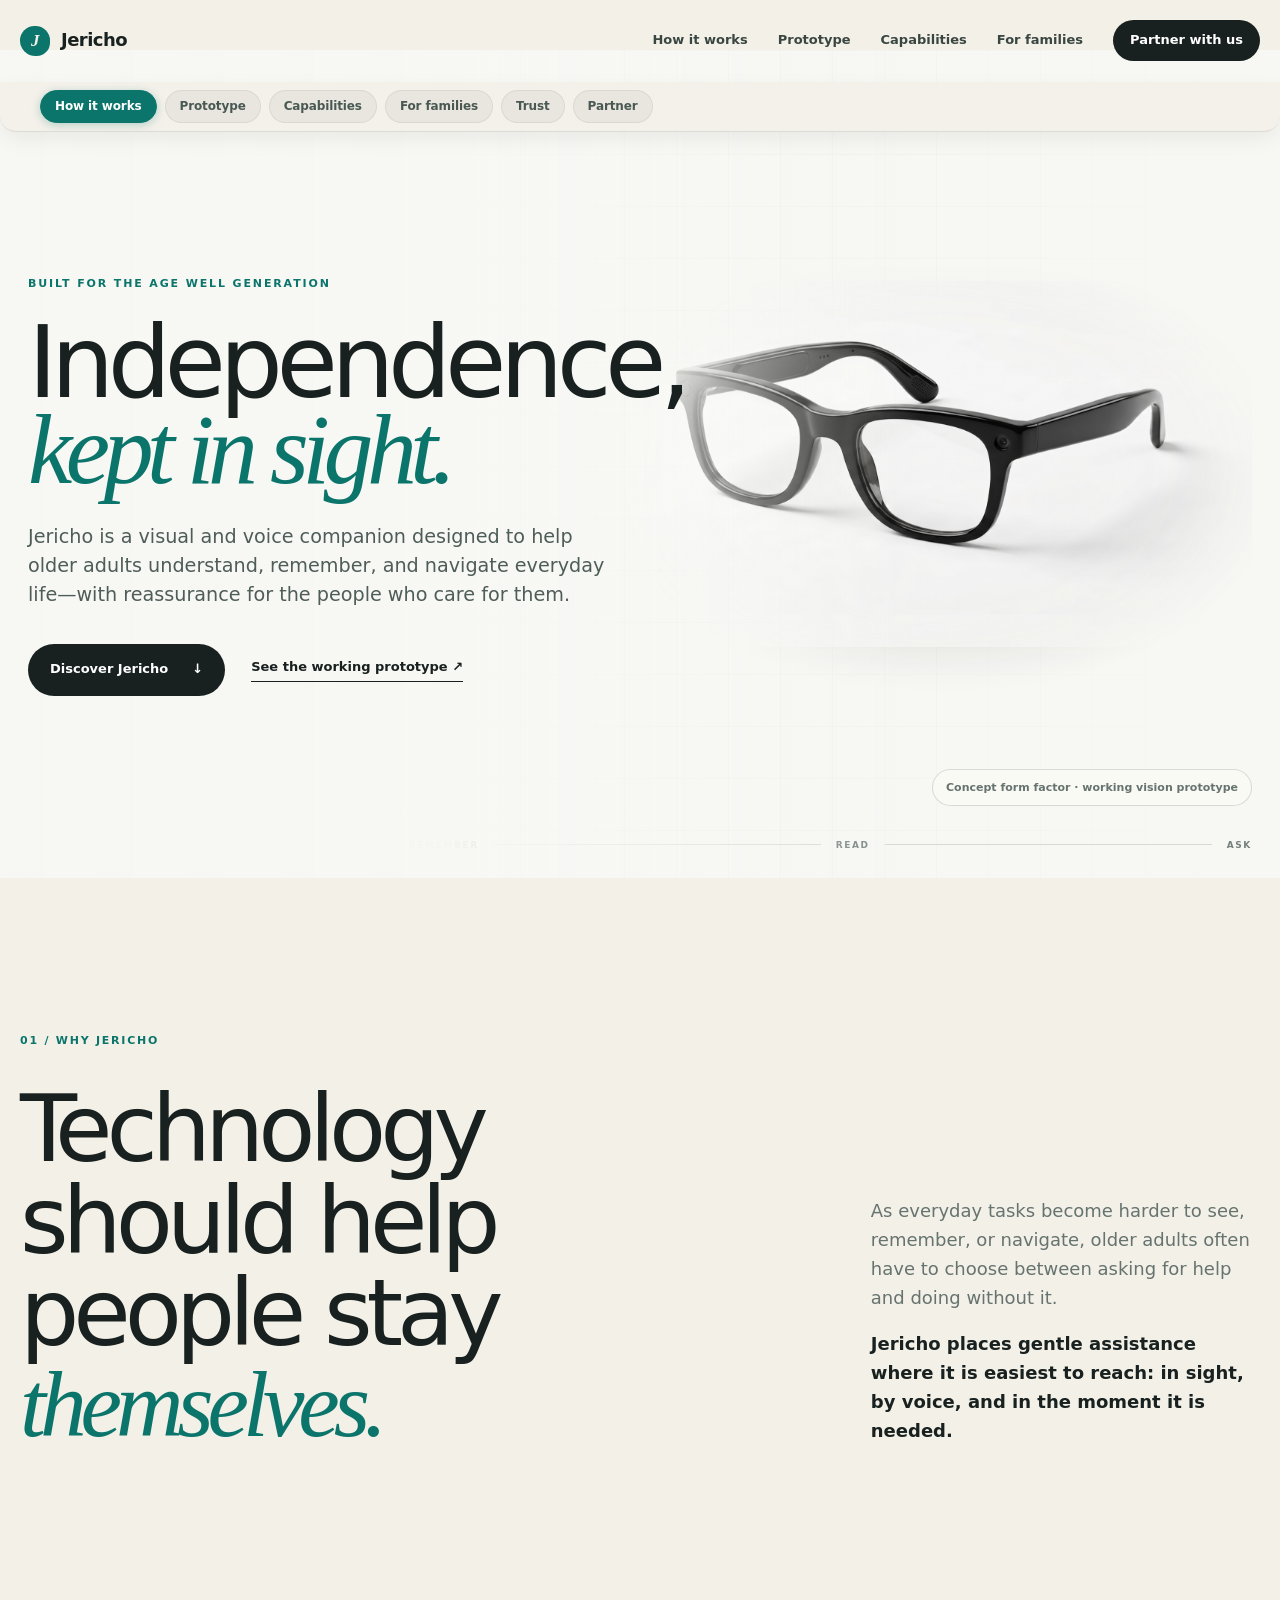
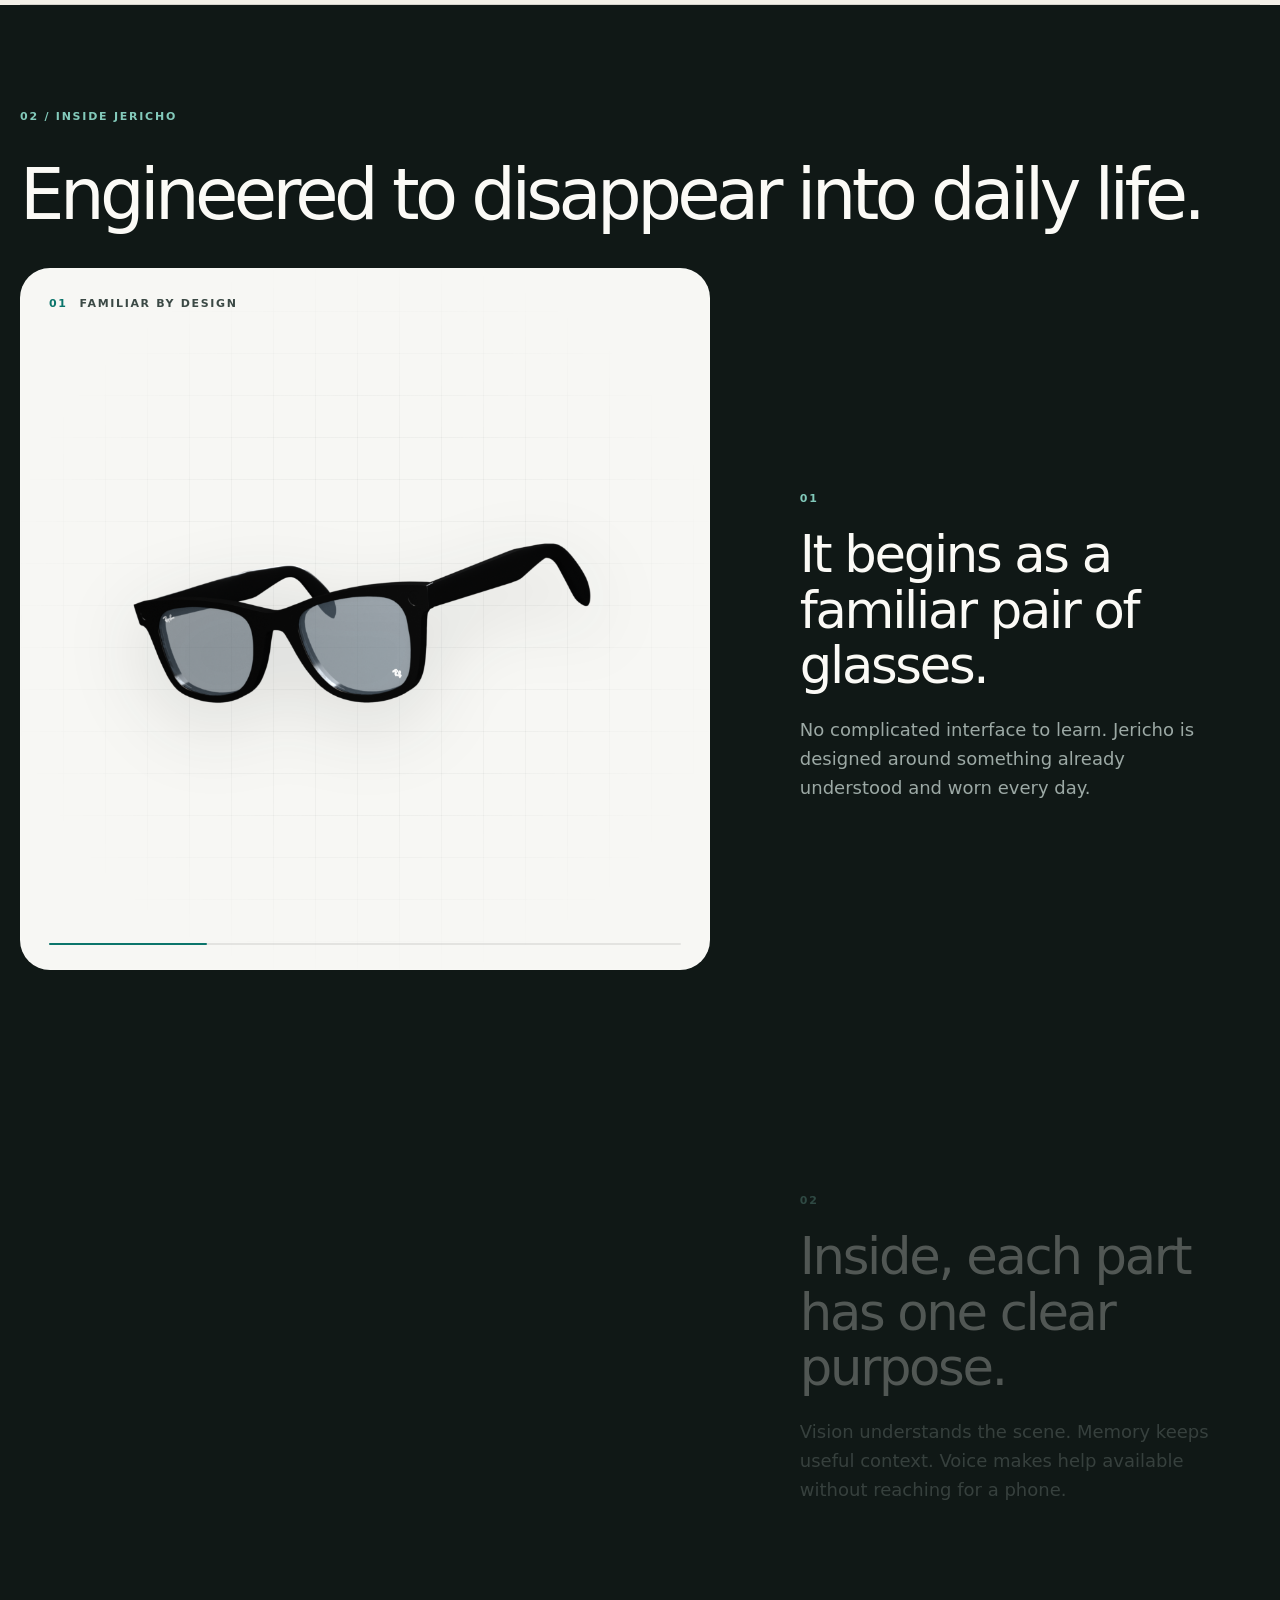
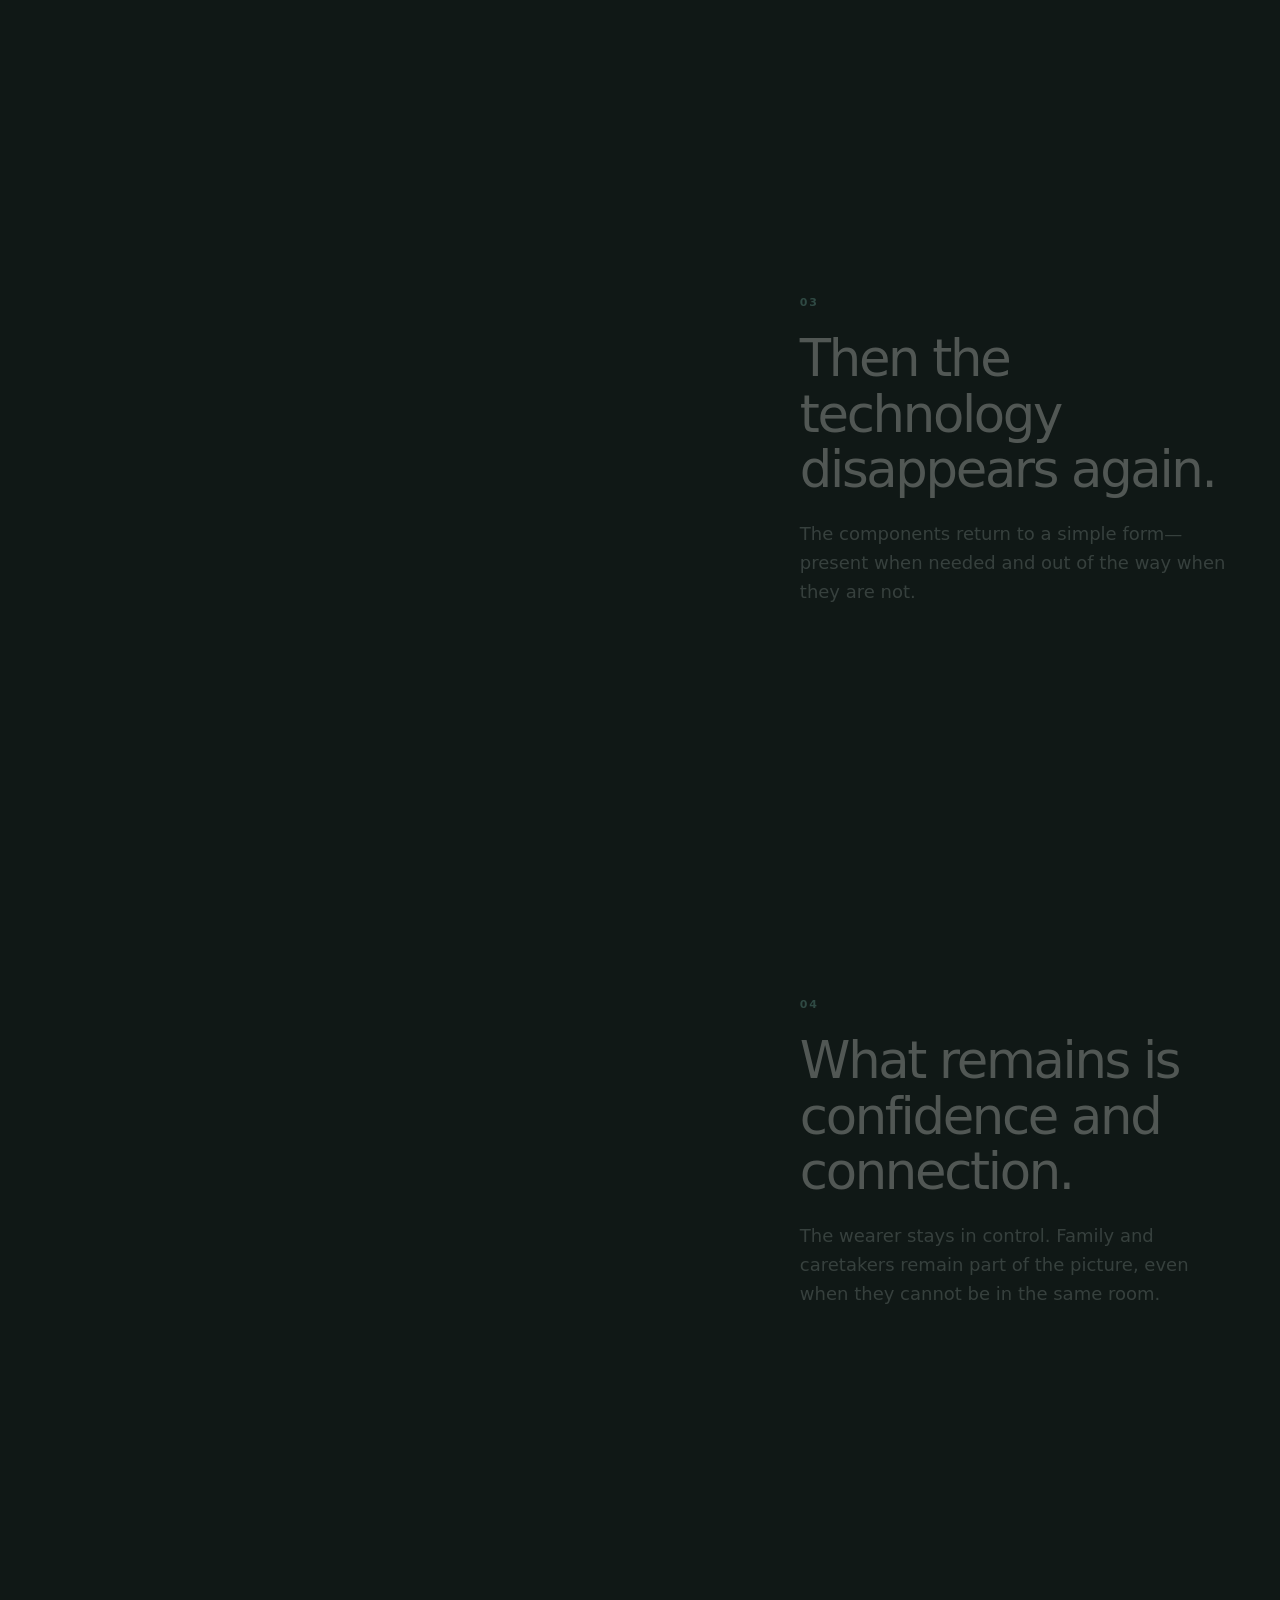
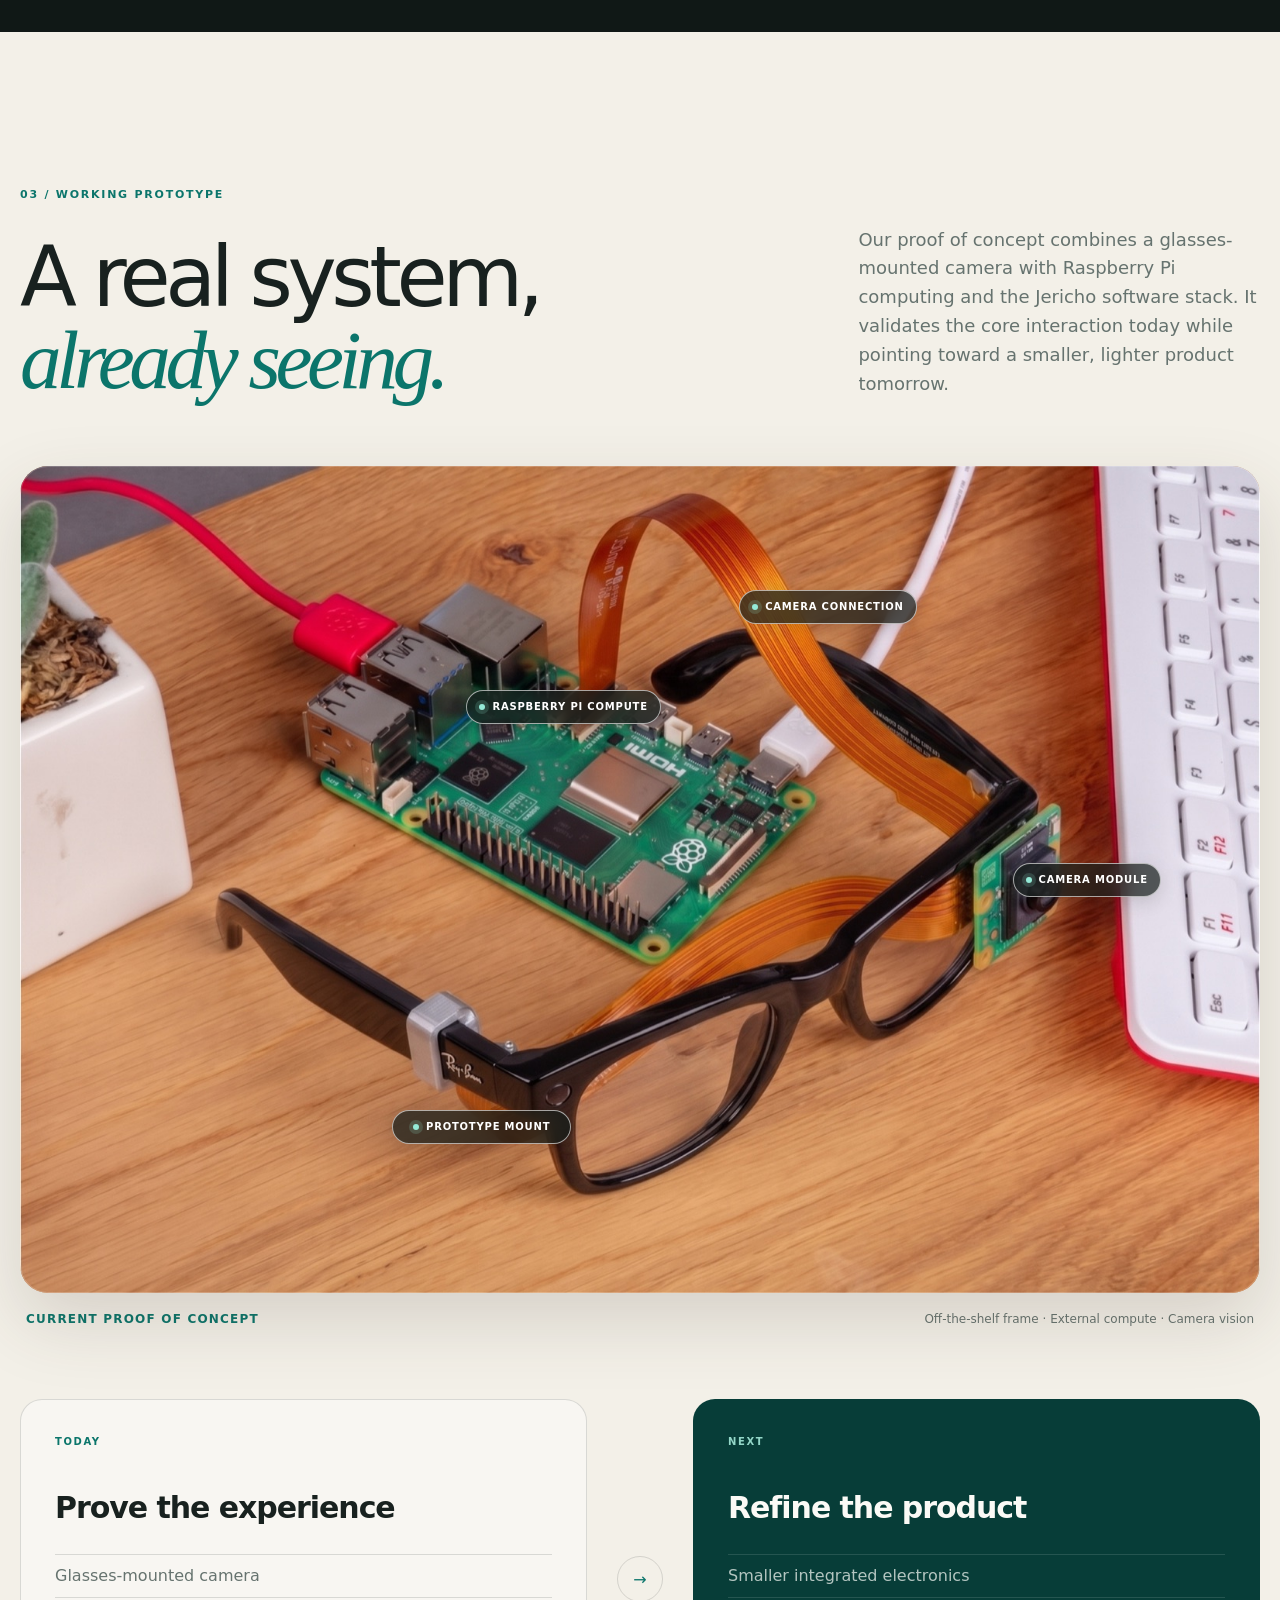
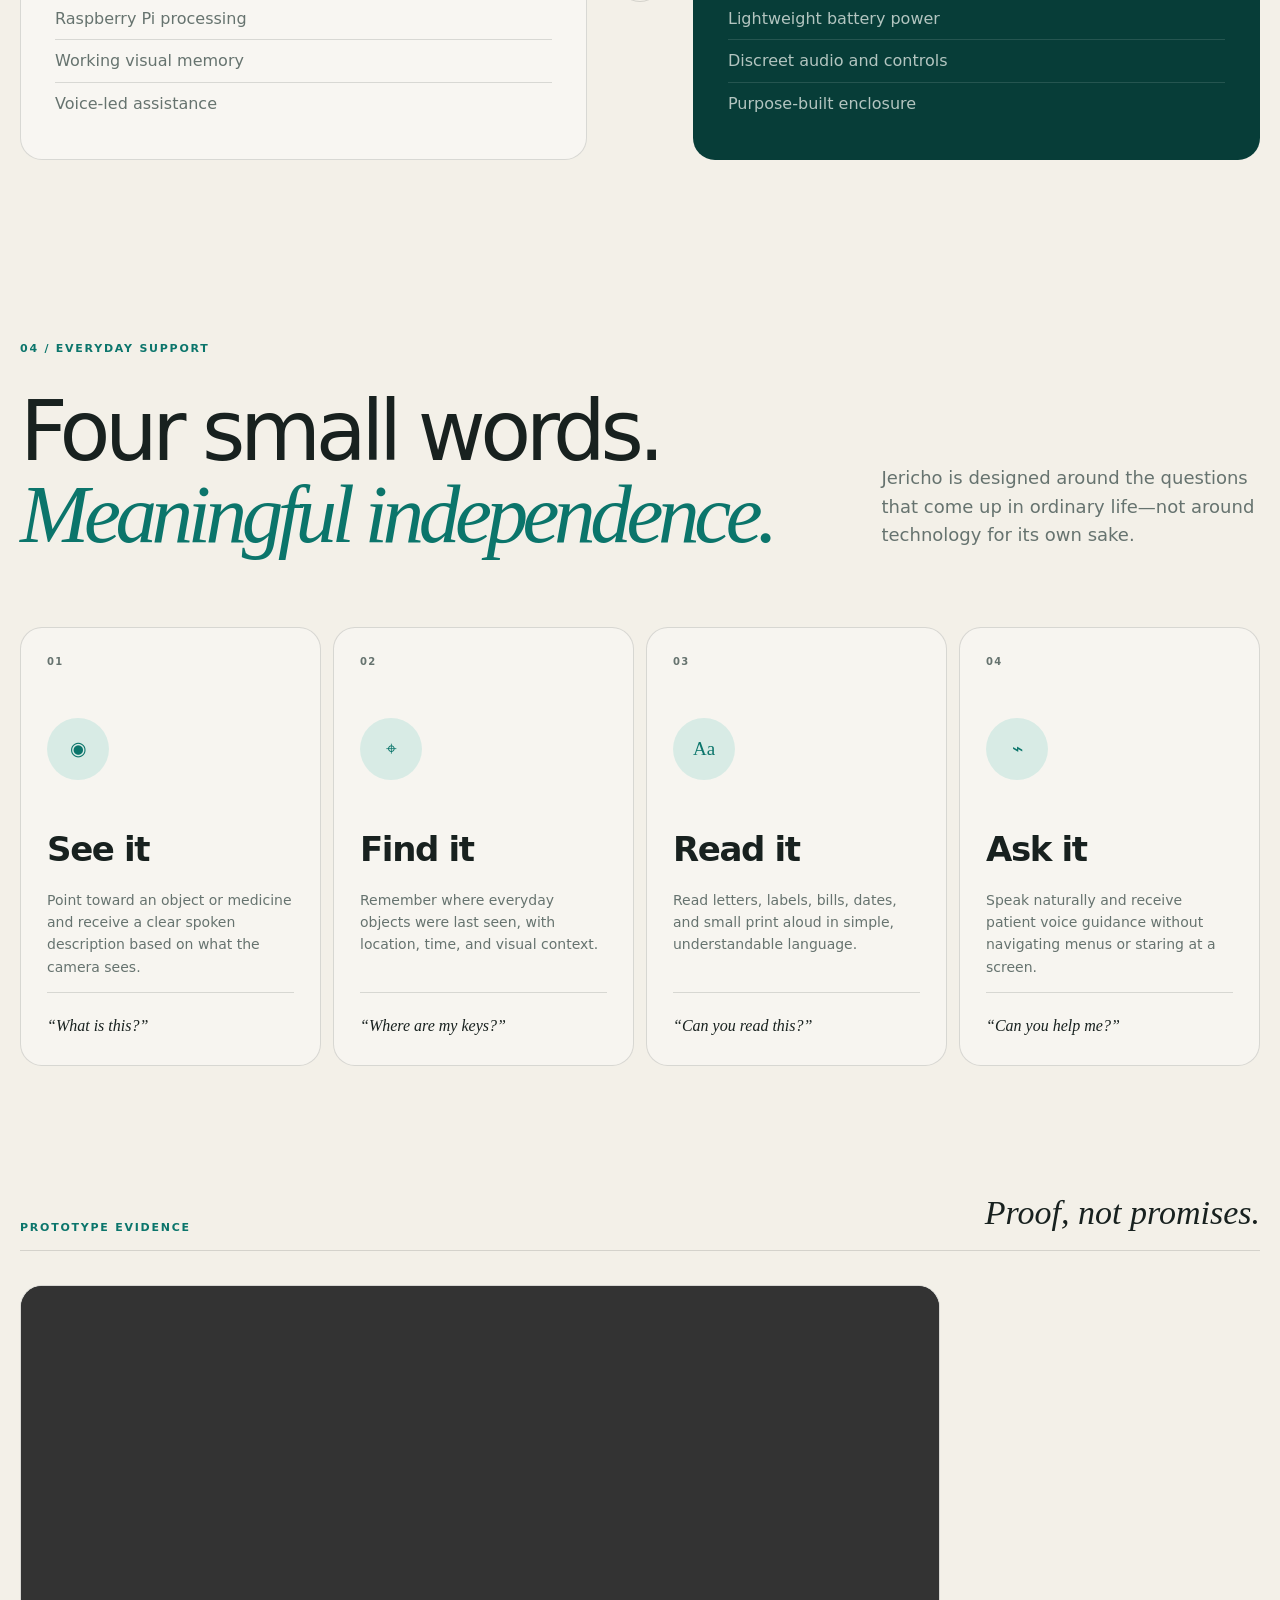
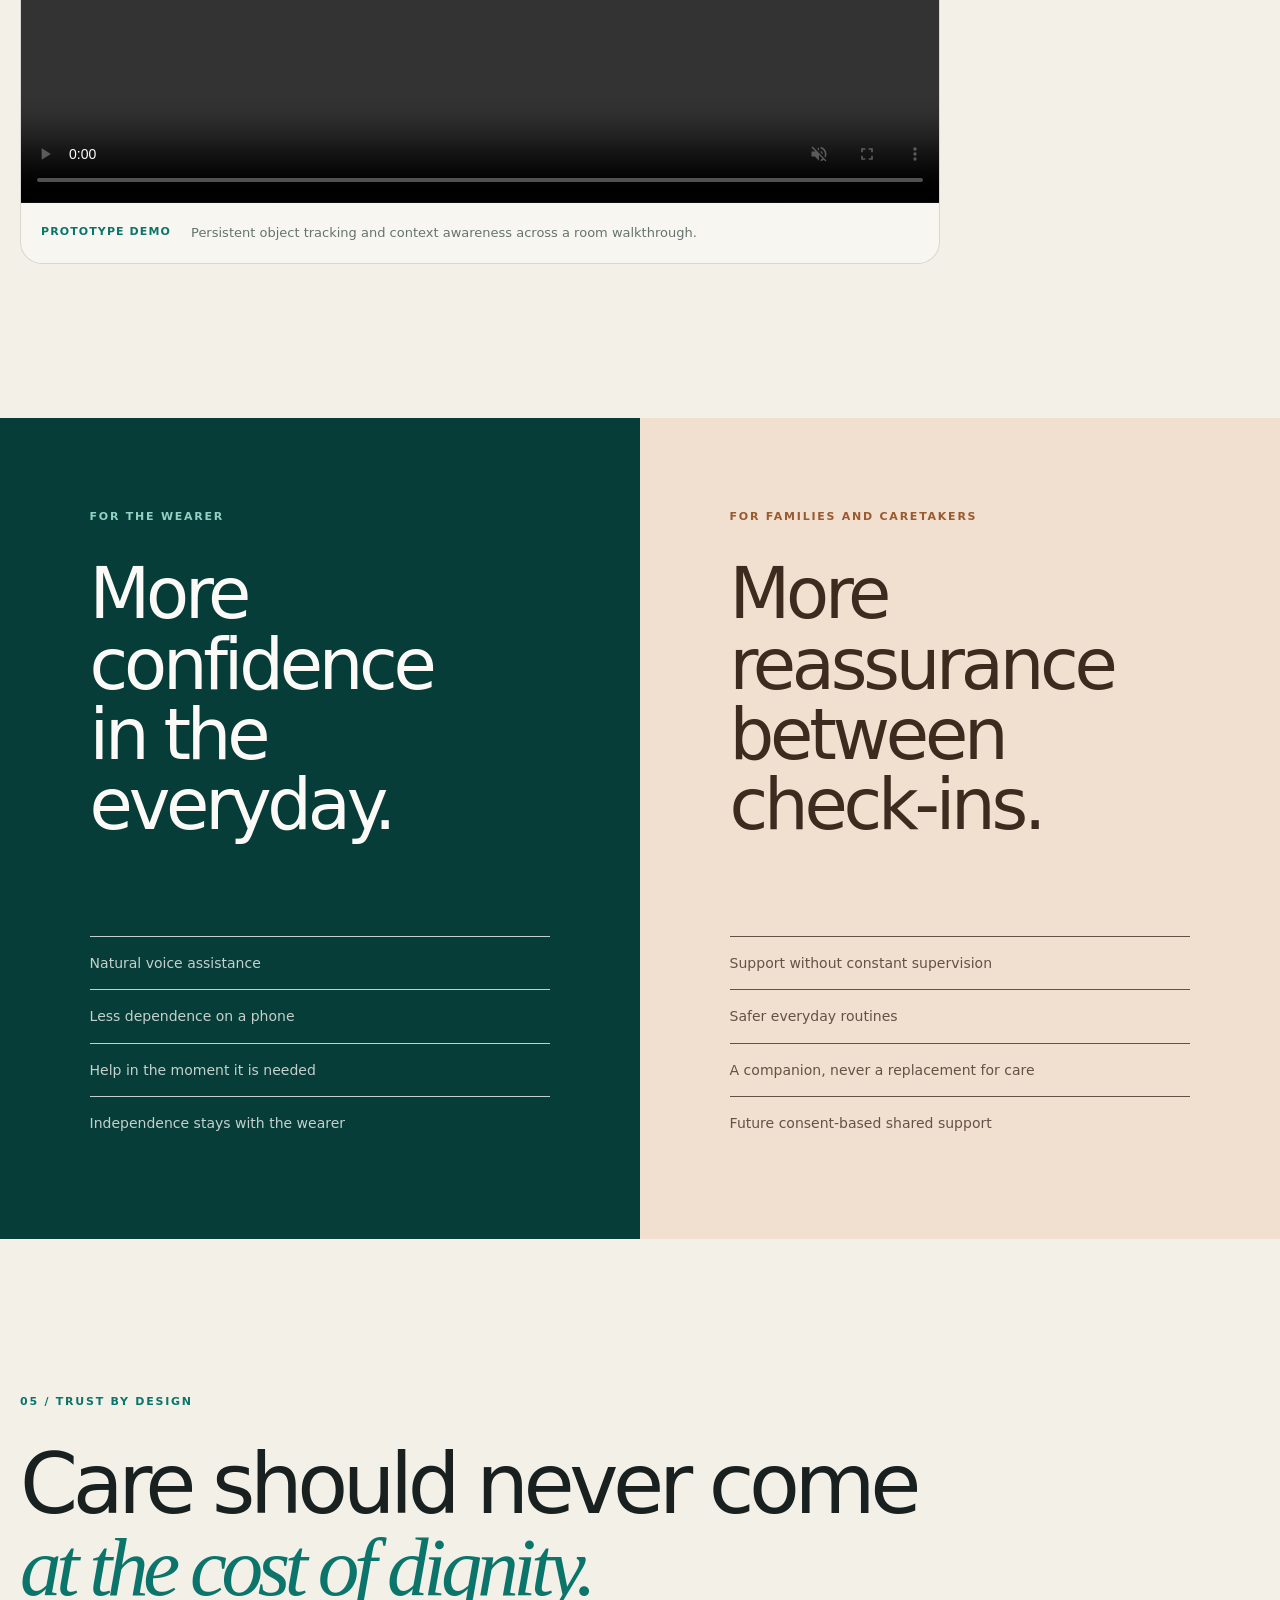
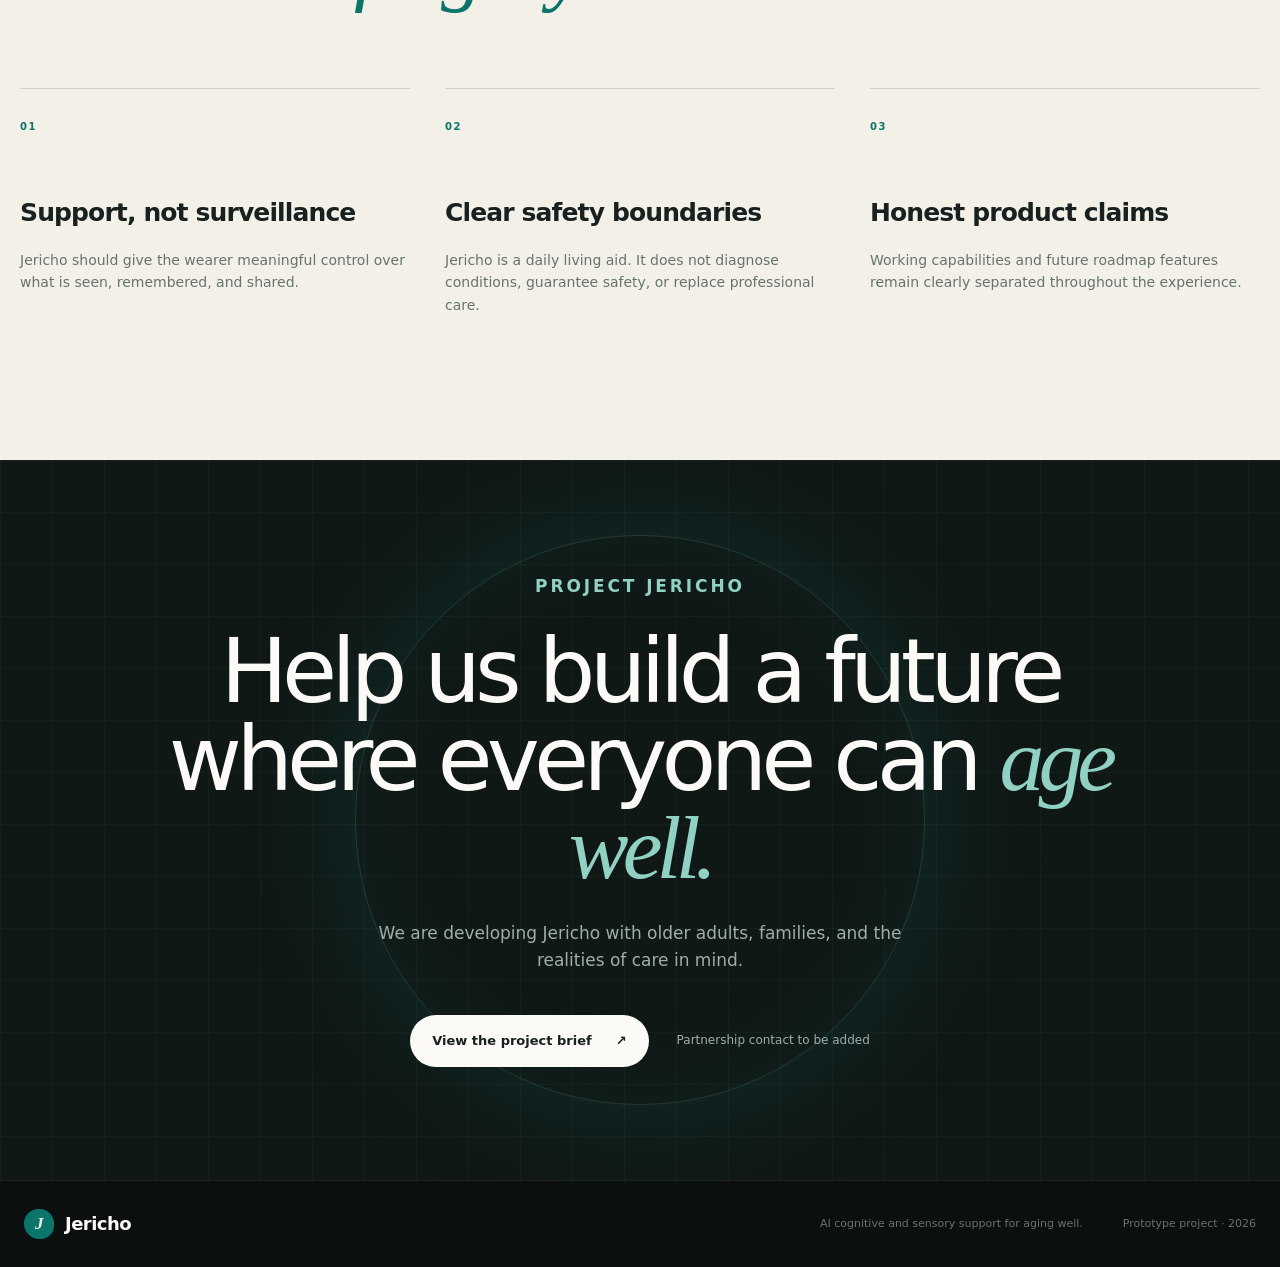
<file: index.html>
<!doctype html>
<html lang="en">
<head>
  <meta charset="utf-8">
  <meta name="viewport" content="width=device-width, initial-scale=1">
  <meta name="description" content="Project Jericho is an AI cognitive and sensory companion designed to help older adults stay independent and connected.">
  <meta name="theme-color" content="#f3f0e8">
  <title>Project Jericho — Age well, with confidence</title>
  <link rel="stylesheet" href="website/styles.css?v=39">
  <script src="website/site.js?v=38" defer></script>
</head>
<body>
  <a class="skip-link" href="#main-content">Skip to content</a>
  <div class="scroll-progress" aria-hidden="true"><span></span></div>

  <header class="site-header" data-header>
    <a class="wordmark" href="#top" aria-label="Project Jericho home">
      <span class="wordmark-mark" aria-hidden="true">J</span>
      <span>Jericho</span>
    </a>
    <nav id="primary-nav" class="primary-nav" aria-label="Primary navigation" data-nav>
      <a href="#story">How it works</a>
      <a href="#prototype">Prototype</a>
      <a href="#capabilities">Capabilities</a>
      <a href="#care">For families</a>
      <a class="nav-cta" href="#contact">Partner with us</a>
    </nav>
  </header>

  <nav class="quick-nav-bar" data-quick-nav aria-label="Quick section navigation">
    <div class="quick-nav-track">
      <a href="#story" class="quick-pill is-active" data-section="story">How it works</a>
      <a href="#prototype" class="quick-pill" data-section="prototype">Prototype</a>
      <a href="#capabilities" class="quick-pill" data-section="capabilities">Capabilities</a>
      <a href="#care" class="quick-pill" data-section="care">For families</a>
      <a href="#trust" class="quick-pill" data-section="trust">Trust</a>
      <a href="#contact" class="quick-pill" data-section="contact">Partner</a>
    </div>
  </nav>

  <main id="main-content">
    <section class="hero" id="top">
      <div class="hero-media" aria-hidden="true">
        <img src="website/assets/current-jericho-glasses.jpg" alt="">
      </div>
      <div class="hero-copy reveal">
        <p class="eyebrow">Built for the Age Well generation</p>
        <h1>Independence,<br><em>kept in sight.</em></h1>
        <p class="hero-lead">Jericho is a visual and voice companion designed to help older adults understand, remember, and navigate everyday life—with reassurance for the people who care for them.</p>
        <div class="hero-actions">
          <a class="button button-dark" href="#story">Discover Jericho <span aria-hidden="true">↓</span></a>
          <a class="text-link" href="#prototype">See the working prototype <span aria-hidden="true">↗</span></a>
        </div>
      </div>
      <div class="hero-status reveal">Concept form factor · working vision prototype</div>

      <div class="hero-foot" aria-hidden="true">
        <span>See</span><i></i><span>Remember</span><i></i><span>Read</span><i></i><span>Ask</span>
      </div>
    </section>

    <section class="manifesto section-pad">
      <p class="section-index">01 / Why Jericho</p>
      <div class="manifesto-grid">
        <h2 class="reveal">Technology should help people stay <em>themselves.</em></h2>
        <div class="manifesto-copy reveal">
          <p>As everyday tasks become harder to see, remember, or navigate, older adults often have to choose between asking for help and doing without it.</p>
          <p>Jericho places gentle assistance where it is easiest to reach: in sight, by voice, and in the moment it is needed.</p>
        </div>
      </div>
    </section>

    <section class="story" id="story">
      <div class="story-heading story-sticky-header">
        <p class="section-index">02 / Inside Jericho</p>
        <h2>Engineered to disappear into daily life.</h2>
      </div>

      <div class="story-layout">
        <div class="story-stage-wrap">
          <div class="story-stage state-0" data-story-stage>
            <div class="stage-kicker"><span data-stage-number>01</span> <span data-stage-label>Familiar by design</span></div>
            
            <div class="story-viewport" aria-label="Jericho smart glasses interactive 3D breakdown and assembly">
              <div class="render3d-container">
                <div class="canvas-stage-wrap">
                  <canvas id="glasses-3d-canvas" width="960" height="640" aria-label="3D model render of Jericho smart glasses"></canvas>
                  <!-- Corner Camera Indicator Light: Green on white background, Red when background turns green -->
                  <div class="corner-camera-light" aria-hidden="true"></div>
                </div>
              </div>
              <!-- Unified Assembly Glow -->
              <div class="straight-glow" aria-hidden="true"></div>
            </div>
            <div class="stage-progress" aria-hidden="true"><span data-stage-progress></span></div>
          </div>
        </div>

        <div class="story-steps">
          <article class="story-step is-active" data-story-step="0" data-label="Familiar by design">
            <p class="step-number">01</p>
            <h3>It begins as a familiar pair of glasses.</h3>
            <p>No complicated interface to learn. Jericho is designed around something already understood and worn every day.</p>
          </article>
          <article class="story-step" data-story-step="1" data-label="Intelligence within">
            <p class="step-number">02</p>
            <h3>Inside, each part has one clear purpose.</h3>
            <p>Vision understands the scene. Memory keeps useful context. Voice makes help available without reaching for a phone.</p>
          </article>
          <article class="story-step" data-story-step="2" data-label="Technology recedes">
            <p class="step-number">03</p>
            <h3>Then the technology disappears again.</h3>
            <p>The components return to a simple form—present when needed and out of the way when they are not.</p>
          </article>
          <article class="story-step" data-story-step="3" data-label="Human connection">
            <p class="step-number">04</p>
            <h3>What remains is confidence and connection.</h3>
            <p>The wearer stays in control. Family and caretakers remain part of the picture, even when they cannot be in the same room.</p>
          </article>
        </div>
      </div>
    </section>

    <section class="prototype section-pad" id="prototype">
      <div class="prototype-intro">
        <div>
          <p class="section-index">03 / Working prototype</p>
          <h2 class="reveal">A real system,<br><em>already seeing.</em></h2>
        </div>
        <p class="reveal">Our proof of concept combines a glasses-mounted camera with Raspberry Pi computing and the Jericho software stack. It validates the core interaction today while pointing toward a smaller, lighter product tomorrow.</p>
      </div>

      <figure class="hardware-figure reveal">
        <div class="hardware-photo">
          <img src="website/assets/prototype-reference.jpg" alt="Jericho prototype with a camera mounted to glasses and connected to a Raspberry Pi computer" loading="lazy">
          <span class="hardware-tag tag-compute">Raspberry Pi compute</span>
          <span class="hardware-tag tag-camera">Camera module</span>
          <span class="hardware-tag tag-link">Camera connection</span>
          <span class="hardware-tag tag-mount">Prototype mount</span>
        </div>
        <figcaption>
          <span>Current proof of concept</span>
          <span>Off-the-shelf frame · External compute · Camera vision</span>
        </figcaption>
      </figure>

      <div class="prototype-path reveal">
        <div class="path-card current">
          <p>Today</p>
          <h3>Prove the experience</h3>
          <ul>
            <li>Glasses-mounted camera</li>
            <li>Raspberry Pi processing</li>
            <li>Working visual memory</li>
            <li>Voice-led assistance</li>
          </ul>
        </div>
        <div class="path-arrow" aria-hidden="true">→</div>
        <div class="path-card future">
          <p>Next</p>
          <h3>Refine the product</h3>
          <ul>
            <li>Smaller integrated electronics</li>
            <li>Lightweight battery power</li>
            <li>Discreet audio and controls</li>
            <li>Purpose-built enclosure</li>
          </ul>
        </div>
      </div>
    </section>

    <section class="capabilities section-pad" id="capabilities">
      <div class="section-heading split-heading">
        <div>
          <p class="section-index">04 / Everyday support</p>
          <h2 class="reveal">Four small words.<br><em>Meaningful independence.</em></h2>
        </div>
        <p class="reveal">Jericho is designed around the questions that come up in ordinary life—not around technology for its own sake.</p>
      </div>

      <div class="capability-grid">
        <article class="capability-card reveal">
          <span class="capability-number">01</span>
          <div class="capability-icon" aria-hidden="true">◉</div>
          <h3>See it</h3>
          <p>Point toward an object or medicine and receive a clear spoken description based on what the camera sees.</p>
          <span class="capability-question">“What is this?”</span>
        </article>
        <article class="capability-card reveal">
          <span class="capability-number">02</span>
          <div class="capability-icon" aria-hidden="true">⌖</div>
          <h3>Find it</h3>
          <p>Remember where everyday objects were last seen, with location, time, and visual context.</p>
          <span class="capability-question">“Where are my keys?”</span>
        </article>
        <article class="capability-card reveal">
          <span class="capability-number">03</span>
          <div class="capability-icon" aria-hidden="true">Aa</div>
          <h3>Read it</h3>
          <p>Read letters, labels, bills, dates, and small print aloud in simple, understandable language.</p>
          <span class="capability-question">“Can you read this?”</span>
        </article>
        <article class="capability-card reveal">
          <span class="capability-number">04</span>
          <div class="capability-icon" aria-hidden="true">⌁</div>
          <h3>Ask it</h3>
          <p>Speak naturally and receive patient voice guidance without navigating menus or staring at a screen.</p>
          <span class="capability-question">“Can you help me?”</span>
        </article>
      </div>

      <div class="demo-heading">
        <p class="section-index">Prototype evidence</p>
        <h3>Proof, not promises.</h3>
      </div>
      <div class="demo-grid">
        <figure class="demo-card reveal">
          <div class="video-wrap">
            <video controls muted playsinline preload="metadata">
              <source src="outputs/video_runs/my_room_20260808_182340/tracking.mp4" type="video/mp4">
              Your browser does not support embedded video.
            </video>
          </div>
          <figcaption><span>Prototype demo</span><p>Persistent object tracking and context awareness across a room walkthrough.</p></figcaption>
        </figure>
      </div>
    </section>

    <section class="care" id="care">
      <div class="care-panel wearer-panel">
        <p class="section-index">For the wearer</p>
        <h2>More confidence<br>in the everyday.</h2>
        <ul>
          <li>Natural voice assistance</li>
          <li>Less dependence on a phone</li>
          <li>Help in the moment it is needed</li>
          <li>Independence stays with the wearer</li>
        </ul>
      </div>
      <div class="care-panel caregiver-panel">
        <p class="section-index">For families and caretakers</p>
        <h2>More reassurance<br>between check-ins.</h2>
        <ul>
          <li>Support without constant supervision</li>
          <li>Safer everyday routines</li>
          <li>A companion, never a replacement for care</li>
          <li>Future consent-based shared support</li>
        </ul>
      </div>
    </section>

    <section class="trust section-pad" id="trust">
      <div class="section-heading">
        <p class="section-index">05 / Trust by design</p>
        <h2 class="reveal">Care should never come<br><em>at the cost of dignity.</em></h2>
      </div>
      <div class="trust-grid">
        <article class="reveal"><span>01</span><h3>Support, not surveillance</h3><p>Jericho should give the wearer meaningful control over what is seen, remembered, and shared.</p></article>
        <article class="reveal"><span>02</span><h3>Clear safety boundaries</h3><p>Jericho is a daily living aid. It does not diagnose conditions, guarantee safety, or replace professional care.</p></article>
        <article class="reveal"><span>03</span><h3>Honest product claims</h3><p>Working capabilities and future roadmap features remain clearly separated throughout the experience.</p></article>
      </div>
    </section>

    <section class="closing" id="contact">
      <div class="closing-orb" aria-hidden="true"></div>
      <p class="eyebrow">Project Jericho</p>
      <h2>Help us build a future<br>where everyone can <em>age well.</em></h2>
      <p>We are developing Jericho with older adults, families, and the realities of care in mind.</p>
      <div class="closing-actions">
        <a class="button button-light" href="WEBSITE_CONCEPT.html">View the project brief <span aria-hidden="true">↗</span></a>
        <span class="contact-note">Partnership contact to be added</span>
      </div>
    </section>
  </main>

  <footer class="site-footer">
    <a class="wordmark footer-wordmark" href="#top"><span class="wordmark-mark">J</span><span>Jericho</span></a>
    <p>AI cognitive and sensory support for aging well.</p>
    <p>Prototype project · <span data-year></span></p>
  </footer>

  <noscript><p class="noscript">JavaScript is disabled. The full page remains readable, but scroll transitions will be static.</p></noscript>
</body>
</html>
</file>
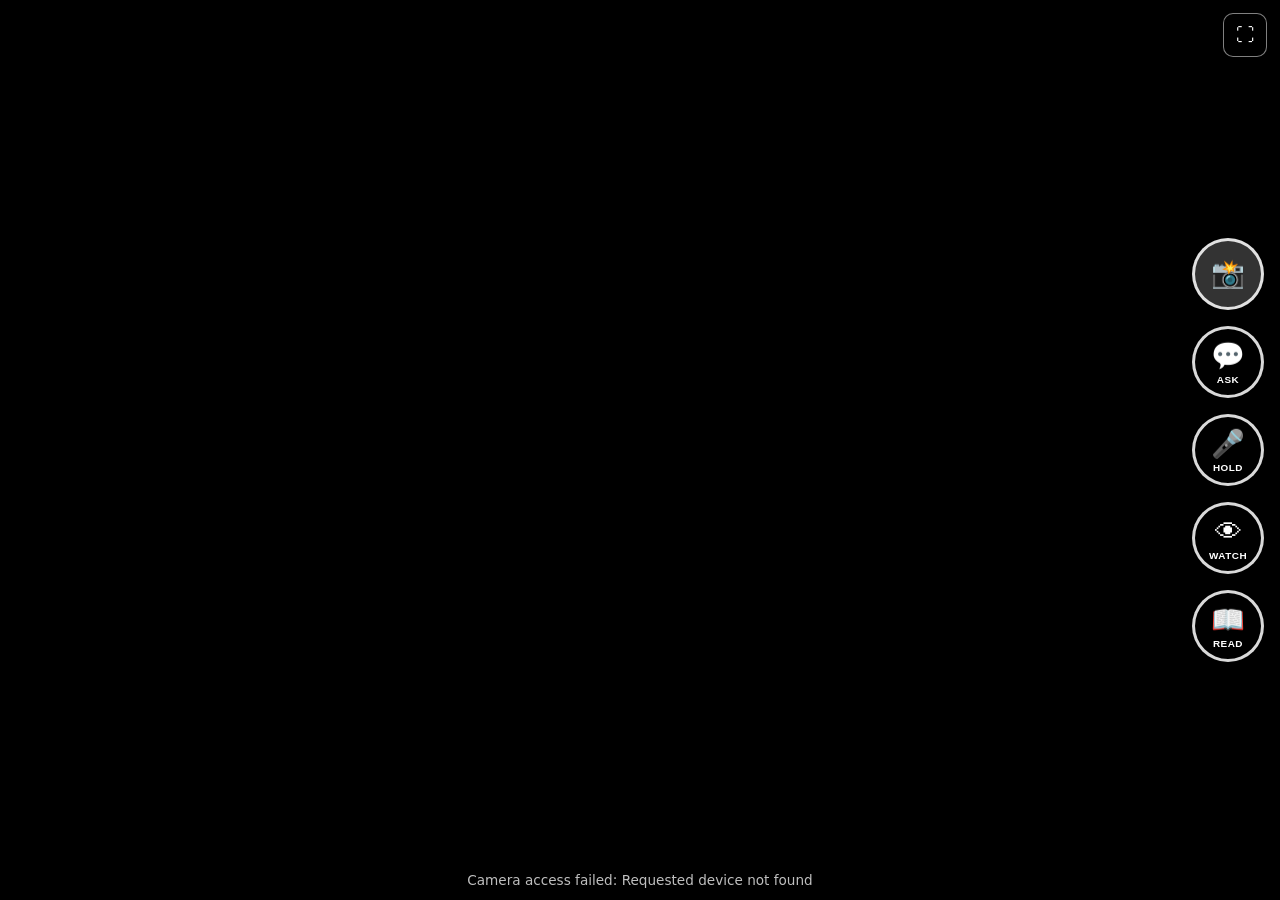
<file: assistant/static/index.html>
<!DOCTYPE html>
<html lang="en">
<head>
<meta charset="utf-8">
<meta name="viewport" content="width=device-width, initial-scale=1, user-scalable=no, viewport-fit=cover">
<meta name="theme-color" content="#000000">
<meta name="mobile-web-app-capable" content="yes">
<meta name="apple-mobile-web-app-capable" content="yes">
<meta name="apple-mobile-web-app-status-bar-style" content="black-translucent">
<link rel="manifest" href="/static/manifest.json">
<link rel="icon" href="/static/icon.png">
<link rel="apple-touch-icon" href="/static/icon.png">
<title>Jericho</title>
<style>
  * { box-sizing: border-box; margin: 0; padding: 0; }
  html, body { height: 100%; overflow: hidden; background: #000; font-family: system-ui, sans-serif; }

  /* Fullscreen camera */
  #video {
    position: fixed; inset: 0; width: 100vw; height: 100vh;
    object-fit: cover; background: #000;
  }

  /* Top-left conversation overlay */
  #chat {
    position: fixed; top: 0; left: 0;
    max-width: min(72vw, 480px); max-height: 55vh;
    overflow-y: auto;
    padding: calc(1rem + env(safe-area-inset-top)) 1rem 1rem calc(1rem + env(safe-area-inset-left));
    display: flex; flex-direction: column; gap: .5rem;
    -webkit-mask-image: linear-gradient(to bottom, black 94%, transparent);
            mask-image: linear-gradient(to bottom, black 94%, transparent);
    scrollbar-width: none;      /* Firefox */
    -ms-overflow-style: none;   /* old Edge/IE */
  }
  #chat::-webkit-scrollbar { display: none; }  /* Chrome/Safari */
  .msg {
    padding: .55rem .8rem; border-radius: 12px;
    font-size: .95rem; line-height: 1.4;
    background: rgba(0,0,0,.55); backdrop-filter: blur(6px);
    width: fit-content; max-width: 100%;
  }
  .msg.ai   { color: #eaf4ff; border-left: 3px solid #4da3ff; }
  .msg.user { color: #ffe9a8; border-left: 3px solid #ffc44d; }
  .thumbs { display: flex; gap: .4rem; flex-wrap: wrap; margin-top: .5rem; }
  .thumbs figure { margin: 0; text-align: center; }
  .thumbs img { height: 72px; border-radius: 8px; border: 2px solid rgba(255,255,255,.4); display: block; }
  .thumbs figcaption { font-size: .65rem; color: #cfe0f0; margin-top: 2px; }

  /* Middle-right buttons */
  #buttons {
    position: fixed; right: calc(1rem + env(safe-area-inset-right)); top: 50%; transform: translateY(-50%);
    display: flex; flex-direction: column; gap: 1rem; align-items: center;
  }
  #fullscreen {
    position: fixed; top: calc(.8rem + env(safe-area-inset-top)); right: calc(.8rem + env(safe-area-inset-right));
    width: 44px; height: 44px; border-radius: 10px;
    border: 1px solid rgba(255,255,255,.5); background: rgba(0,0,0,.4);
    color: #fff; font-size: 1.15rem; cursor: pointer; backdrop-filter: blur(4px);
  }
  #fullscreen.hidden { display: none; }
  .round-btn {
    width: 72px; height: 72px; border-radius: 50%;
    border: 3px solid rgba(255,255,255,.85);
    background: rgba(0,0,0,.35); backdrop-filter: blur(4px);
    color: #fff; font-size: 1.7rem; cursor: pointer;
    display: flex; align-items: center; justify-content: center;
    transition: transform .1s, background .2s;
  }
  .round-btn:active { transform: scale(.92); }
  .round-btn:disabled { opacity: .45; cursor: wait; }
  .round-btn span { font-size: .62rem; font-weight: 700; letter-spacing: .05em; }
  #snap { background: rgba(255,255,255,.2); }
  #ask, #talk, #read { flex-direction: column; gap: 2px; }
  #monitor { flex-direction: column; gap: 2px; }
  #monitor.on { background: rgba(80,200,120,.55); border-color: #50c878; animation: pulse 2.5s infinite; }
  #talk.recording { background: rgba(255,60,60,.65); border-color: #ff5c5c; animation: pulse 1s infinite; }
  @keyframes pulse { 50% { transform: scale(1.07); } }

  /* Ask input bar */
  #ask-bar {
    position: fixed; left: 50%; bottom: 1.25rem; transform: translateX(-50%);
    width: min(92vw, 560px); display: none; gap: .5rem;
  }
  #ask-bar.open { display: flex; }
  #ask-input {
    flex: 1; padding: .8rem 1rem; font-size: 1rem;
    border-radius: 999px; border: 1px solid rgba(255,255,255,.4);
    background: rgba(0,0,0,.6); color: #fff; outline: none;
    backdrop-filter: blur(6px);
  }
  #ask-send {
    padding: .8rem 1.2rem; border-radius: 999px; border: none;
    background: #4da3ff; color: #fff; font-weight: 700; cursor: pointer;
  }

  #status {
    position: fixed; bottom: .5rem; left: 50%; transform: translateX(-50%);
    color: rgba(255,255,255,.75); font-size: .85rem;
    background: rgba(0,0,0,.45); padding: .25rem .75rem; border-radius: 999px;
    display: none;
  }
  canvas { display: none; }

  /* Phone landscape: the 5-button column doesn't fit the short edge —
     lay buttons in a row along the bottom-right and shrink them. */
  @media (orientation: landscape) and (max-height: 520px) {
    #buttons {
      top: auto; transform: none; flex-direction: row;
      right: calc(1rem + env(safe-area-inset-right));
      bottom: calc(.8rem + env(safe-area-inset-bottom));
      gap: .6rem;
    }
    .round-btn { width: 58px; height: 58px; font-size: 1.35rem; border-width: 2px; }
    .round-btn span { font-size: .5rem; }
    #chat {
      max-width: 34vw; max-height: 58vh;
      padding: calc(.5rem + env(safe-area-inset-top)) .5rem .5rem calc(.5rem + env(safe-area-inset-left));
      gap: .3rem;
    }
    #chat .msg { font-size: .72rem; line-height: 1.3; padding: .35rem .55rem; border-radius: 9px; }
    #chat .thumbs img { height: 46px; }
    #chat .thumbs figcaption { font-size: .55rem; }
    #ask-bar {
      left: calc(1rem + env(safe-area-inset-left)); transform: none;
      bottom: calc(.9rem + env(safe-area-inset-bottom));
      width: min(48vw, 480px);
    }
    #status { bottom: auto; top: calc(.6rem + env(safe-area-inset-top)); }
  }
</style>
</head>
<body>
<video id="video" autoplay playsinline muted></video>

<div id="chat"></div>

<div id="buttons">
  <button id="snap" class="round-btn" title="Snap & identify">📸</button>
  <button id="ask" class="round-btn" title="Ask a question"><div>💬</div><span>ASK</span></button>
  <button id="talk" class="round-btn" title="Hold to talk"><div>🎤</div><span>HOLD</span></button>
  <button id="monitor" class="round-btn" title="Watch the room and remember where things are"><div>👁</div><span>WATCH</span></button>
  <button id="read" class="round-btn" title="Read this out loud"><div>📖</div><span>READ</span></button>
</div>

<div id="ask-bar">
  <input id="ask-input" type="text" placeholder="Ask about this medicine…" autocomplete="off">
  <button id="ask-send">Ask</button>
</div>

<button id="fullscreen" title="Fullscreen">⛶</button>
<div id="status"></div>
<canvas id="canvas"></canvas>
<audio id="player"></audio>

<script>
const video = document.getElementById('video');
const canvas = document.getElementById('canvas');
const chat = document.getElementById('chat');
const snapBtn = document.getElementById('snap');
const askBtn = document.getElementById('ask');
const askBar = document.getElementById('ask-bar');
const askInput = document.getElementById('ask-input');
const askSend = document.getElementById('ask-send');
const statusEl = document.getElementById('status');
const player = document.getElementById('player');

function setStatus(t) {
  statusEl.textContent = t;
  statusEl.style.display = t ? 'block' : 'none';
}

function addMsg(text, who, matches) {
  const div = document.createElement('div');
  div.className = 'msg ' + who;
  div.textContent = text;
  if (matches && matches.length) {
    const row = document.createElement('div');
    row.className = 'thumbs';
    for (const m of matches) {
      if (!m.thumbnail) continue;
      const fig = document.createElement('figure');
      const img = document.createElement('img');
      img.src = m.thumbnail;
      img.alt = m.class_name;
      const cap = document.createElement('figcaption');
      cap.textContent = m.location
        ? `${m.class_name} · ${m.location}${m.seen_at ? ' · ' + m.seen_at : ''}`
        : `${m.class_name} · ${m.zone || '?'} · fr ${m.last_frame}`;
      fig.appendChild(img); fig.appendChild(cap);
      row.appendChild(fig);
    }
    div.appendChild(row);
  }
  chat.appendChild(div);
  chat.scrollTop = chat.scrollHeight;
}

async function initCamera() {
  try {
    const stream = await navigator.mediaDevices.getUserMedia({
      video: { facingMode: 'environment', width: { ideal: 1920 } }, audio: false
    });
    video.srcObject = stream;
  } catch (e) {
    setStatus('Camera access failed: ' + e.message);
  }
}

async function captureAndSend(question, mode) {
  if (!video.videoWidth) { setStatus('Camera not ready yet.'); return; }
  snapBtn.disabled = askBtn.disabled = true;
  setStatus(mode === 'read' ? 'Reading…' : 'Thinking…');

  canvas.width = video.videoWidth;
  canvas.height = video.videoHeight;
  canvas.getContext('2d').drawImage(video, 0, 0);
  const blob = await new Promise(r => canvas.toBlob(r, 'image/jpeg', 0.9));

  const form = new FormData();
  form.append('image', blob, 'snap.jpg');
  form.append('question', question || '');
  form.append('mode', mode || '');

  try {
    const resp = await fetch('/api/point-ask', { method: 'POST', body: form });
    const data = await resp.json();
    if (data.error) throw new Error(data.error);

    addMsg(data.text, 'ai');
    setStatus(data.tts_error ? 'Voice unavailable' : '');

    if (data.audio_b64) {
      player.src = 'data:audio/mpeg;base64,' + data.audio_b64;
      player.play();
    }
  } catch (e) {
    setStatus('Error: ' + e.message);
  } finally {
    snapBtn.disabled = askBtn.disabled = false;
  }
}

snapBtn.addEventListener('click', () => captureAndSend(''));
document.getElementById('read').addEventListener('click', () => captureAndSend('', 'read'));

askBtn.addEventListener('click', () => {
  askBar.classList.toggle('open');
  if (askBar.classList.contains('open')) askInput.focus();
});

function submitAsk() {
  const q = askInput.value.trim();
  if (!q) return;
  askInput.value = '';
  askBar.classList.remove('open');
  addMsg(q, 'user');
  captureAndSend(q);
}
askSend.addEventListener('click', submitAsk);
askInput.addEventListener('keydown', e => { if (e.key === 'Enter') submitAsk(); });

// --- Hold-to-talk voice loop ---
const talkBtn = document.getElementById('talk');
let recorder = null, chunks = [], micStream = null;

async function startRecording() {
  try {
    if (!micStream) micStream = await navigator.mediaDevices.getUserMedia({ audio: true });
  } catch (e) { setStatus('Mic access failed: ' + e.message); return; }
  chunks = [];
  recorder = new MediaRecorder(micStream);
  recorder.ondataavailable = e => { if (e.data.size) chunks.push(e.data); };
  recorder.onstop = sendVoice;
  recorder.start();
  talkBtn.classList.add('recording');
  setStatus('Listening… release to send');
}

function stopRecording() {
  if (recorder && recorder.state === 'recording') recorder.stop();
  talkBtn.classList.remove('recording');
}

async function sendVoice() {
  const audioBlob = new Blob(chunks, { type: recorder.mimeType || 'audio/webm' });
  if (audioBlob.size < 1000) { setStatus(''); return; } // too short, ignore
  setStatus('Thinking…');
  talkBtn.disabled = snapBtn.disabled = askBtn.disabled = true;

  const form = new FormData();
  form.append('audio', audioBlob, 'voice.webm');
  if (video.videoWidth) {
    canvas.width = video.videoWidth;
    canvas.height = video.videoHeight;
    canvas.getContext('2d').drawImage(video, 0, 0);
    const frame = await new Promise(r => canvas.toBlob(r, 'image/jpeg', 0.9));
    form.append('image', frame, 'frame.jpg');
  }

  try {
    const resp = await fetch('/api/converse', { method: 'POST', body: form });
    const data = await resp.json();
    if (data.error) throw new Error(data.error);

    if (data.question) addMsg(data.question, 'user');
    addMsg(data.text, 'ai', data.matches);
    setStatus(data.tts_error ? 'Voice unavailable' : '');

    if (data.audio_b64) {
      player.src = 'data:audio/mpeg;base64,' + data.audio_b64;
      player.play();
    }
  } catch (e) {
    setStatus('Error: ' + e.message);
  } finally {
    talkBtn.disabled = snapBtn.disabled = askBtn.disabled = false;
  }
}

// --- Live monitor mode ---
const monitorBtn = document.getElementById('monitor');
let monitorTimer = null;

async function sendMonitorFrame() {
  if (!video.videoWidth) return;
  canvas.width = video.videoWidth;
  canvas.height = video.videoHeight;
  canvas.getContext('2d').drawImage(video, 0, 0);
  const blob = await new Promise(r => canvas.toBlob(r, 'image/jpeg', 0.85));
  const form = new FormData();
  form.append('image', blob, 'frame.jpg');
  try {
    const resp = await fetch('/api/monitor-frame', { method: 'POST', body: form });
    const data = await resp.json();
    if (!data.skipped && data.objects) {
      setStatus(`👁 watching — remembering ${data.objects.length} item(s)`);
    }
  } catch (e) { /* keep monitoring quietly */ }
}

monitorBtn.addEventListener('click', () => {
  if (monitorTimer) {
    clearInterval(monitorTimer);
    monitorTimer = null;
    monitorBtn.classList.remove('on');
    setStatus('');
  } else {
    monitorBtn.classList.add('on');
    setStatus('👁 watching the room…');
    sendMonitorFrame();
    monitorTimer = setInterval(sendMonitorFrame, 8000);
  }
});

talkBtn.addEventListener('mousedown', startRecording);
talkBtn.addEventListener('mouseup', stopRecording);
talkBtn.addEventListener('mouseleave', stopRecording);
talkBtn.addEventListener('touchstart', e => { e.preventDefault(); startRecording(); });
talkBtn.addEventListener('touchend', e => { e.preventDefault(); stopRecording(); });

// --- Fullscreen (hidden when installed as an app or already fullscreen) ---
const fsBtn = document.getElementById('fullscreen');
function refreshFsBtn() {
  const standalone = matchMedia('(display-mode: standalone)').matches;
  fsBtn.classList.toggle('hidden', standalone || !!document.fullscreenElement);
}
fsBtn.addEventListener('click', () => {
  document.documentElement.requestFullscreen().catch(() => {});
});
document.addEventListener('fullscreenchange', refreshFsBtn);
refreshFsBtn();

initCamera();
</script>
</body>
</html>
</file>
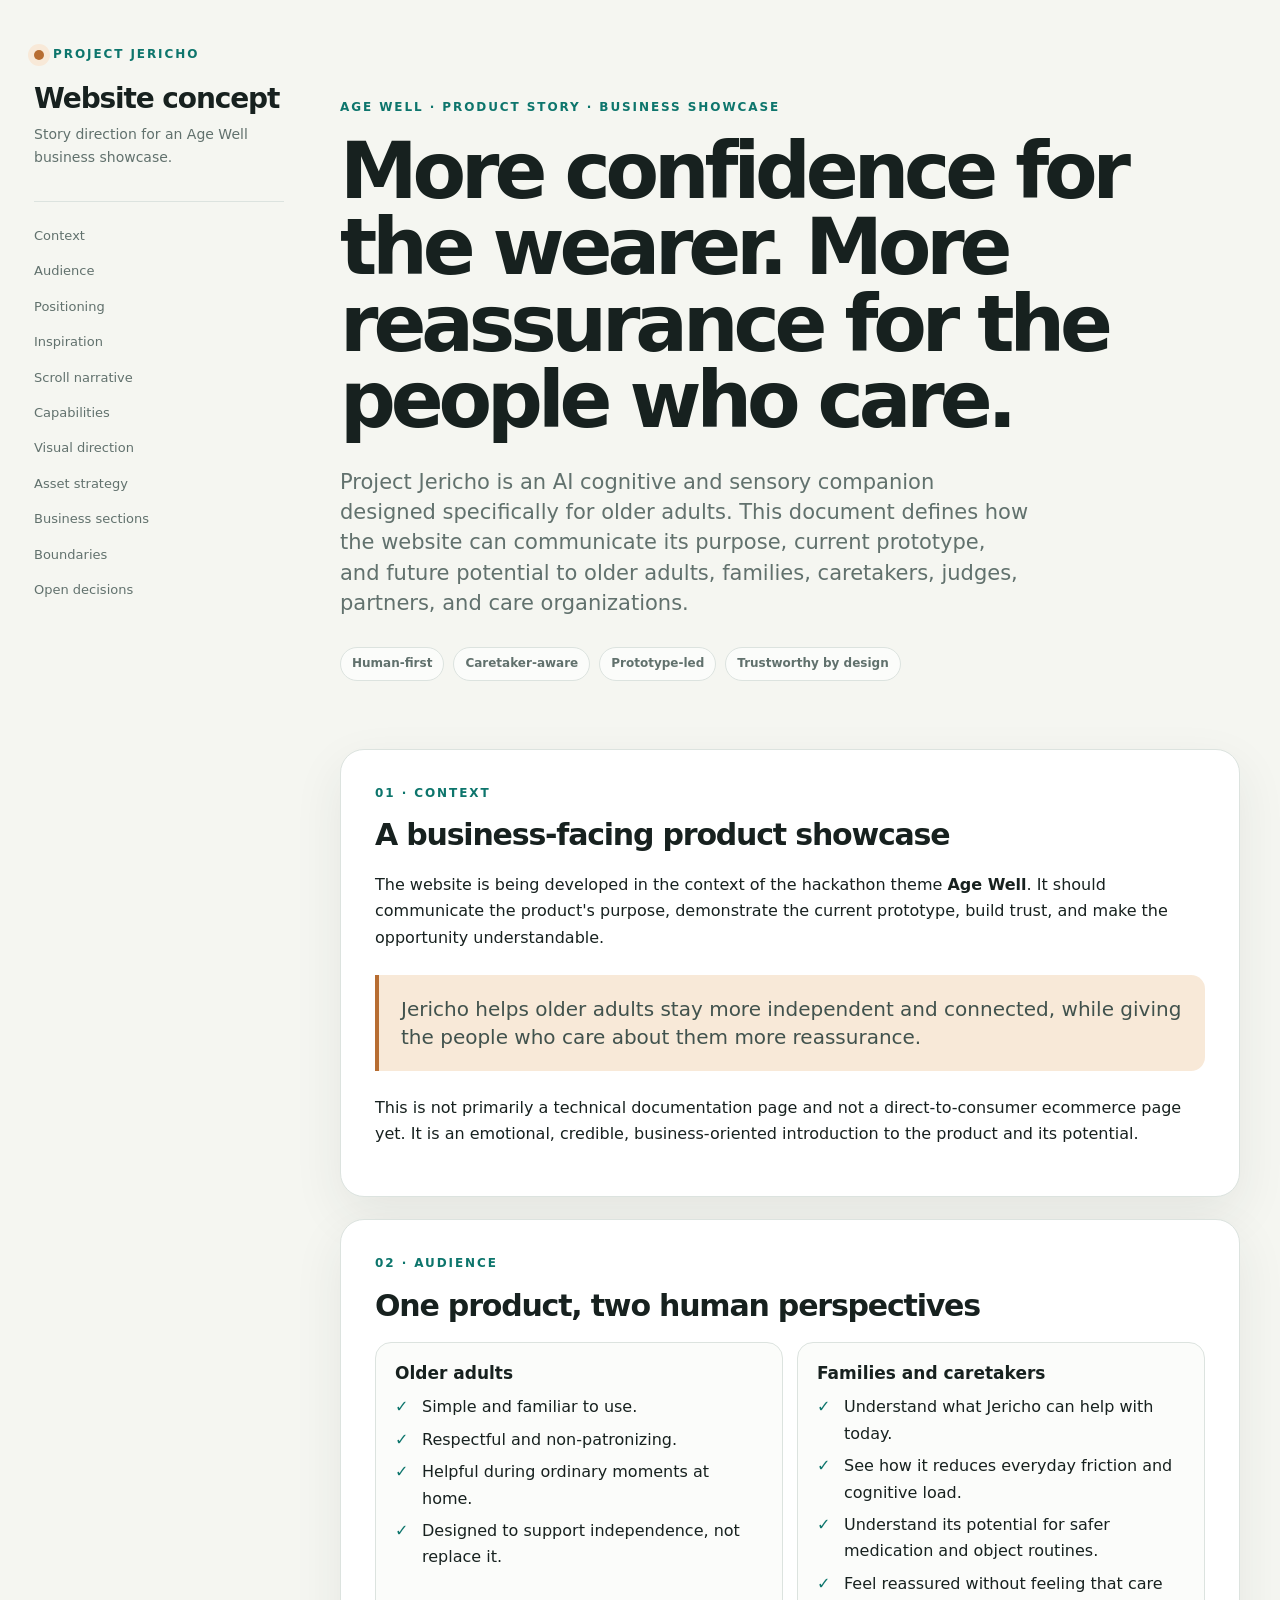
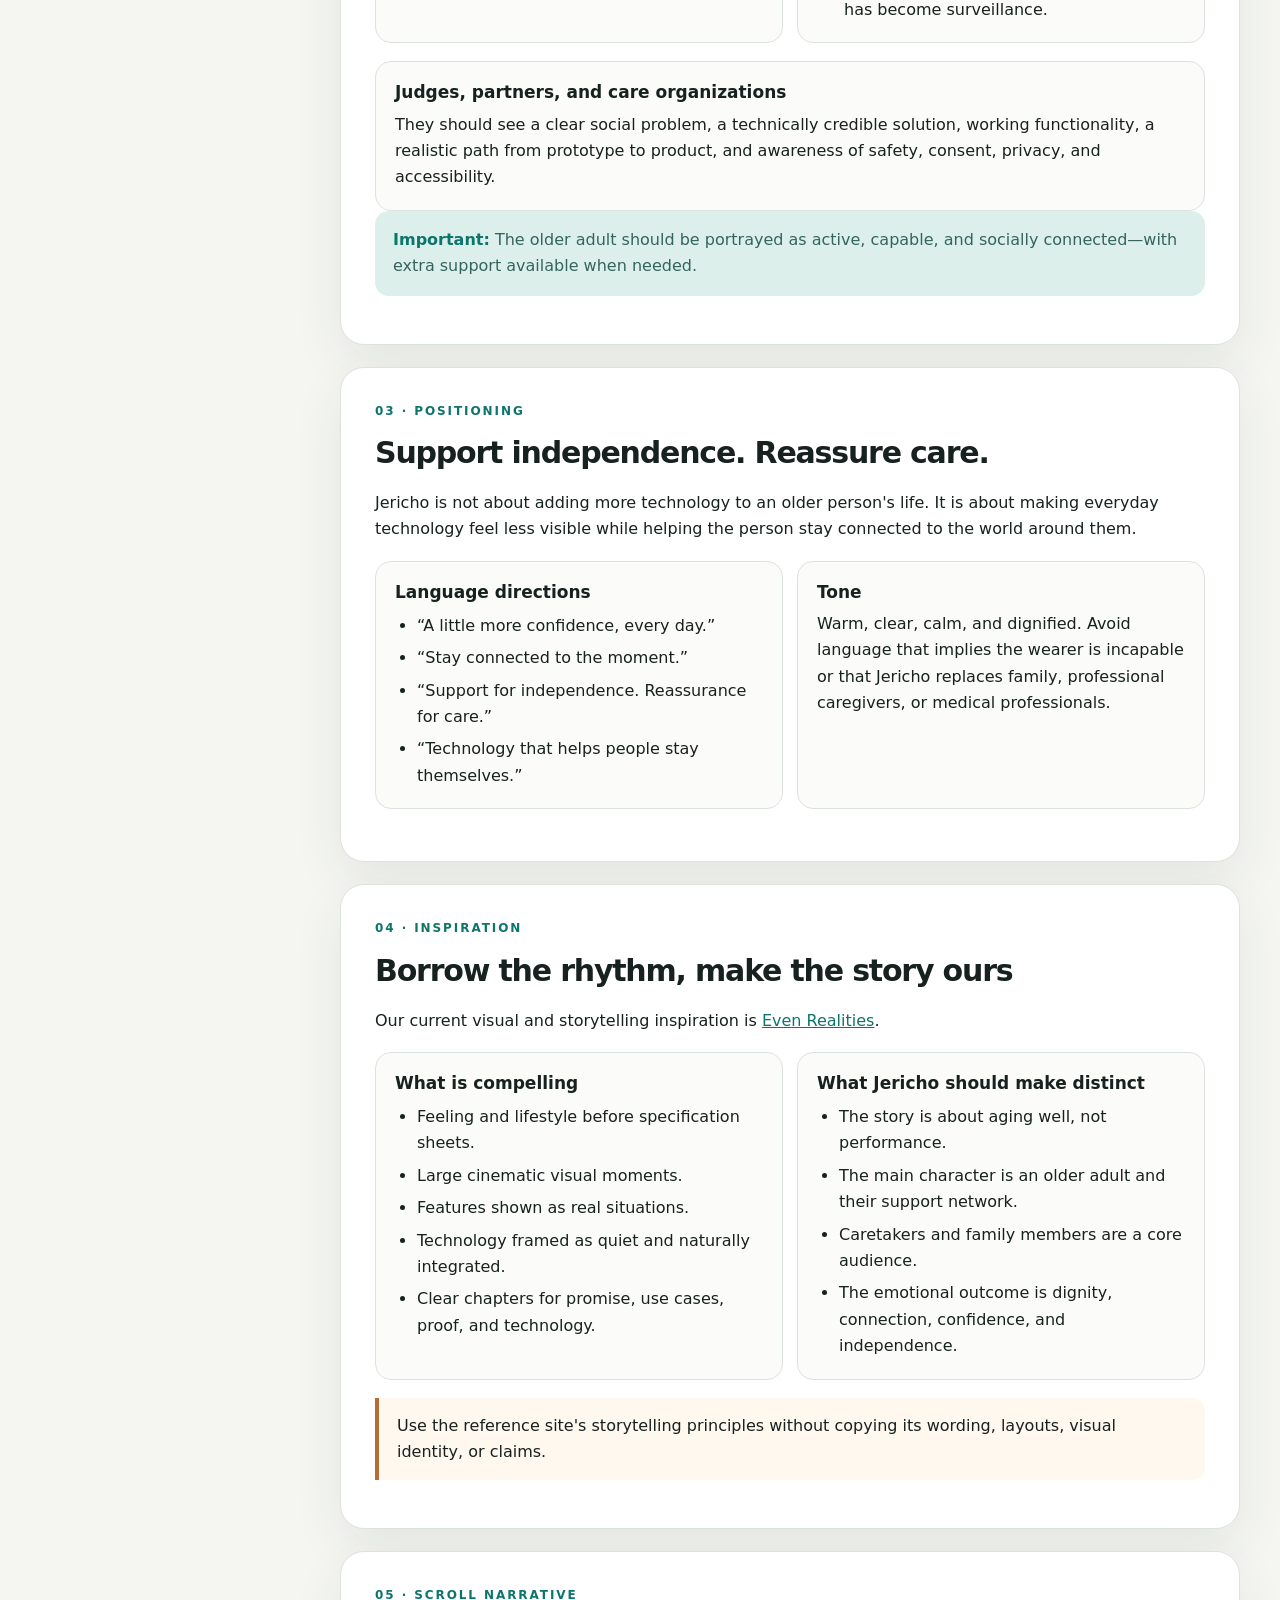
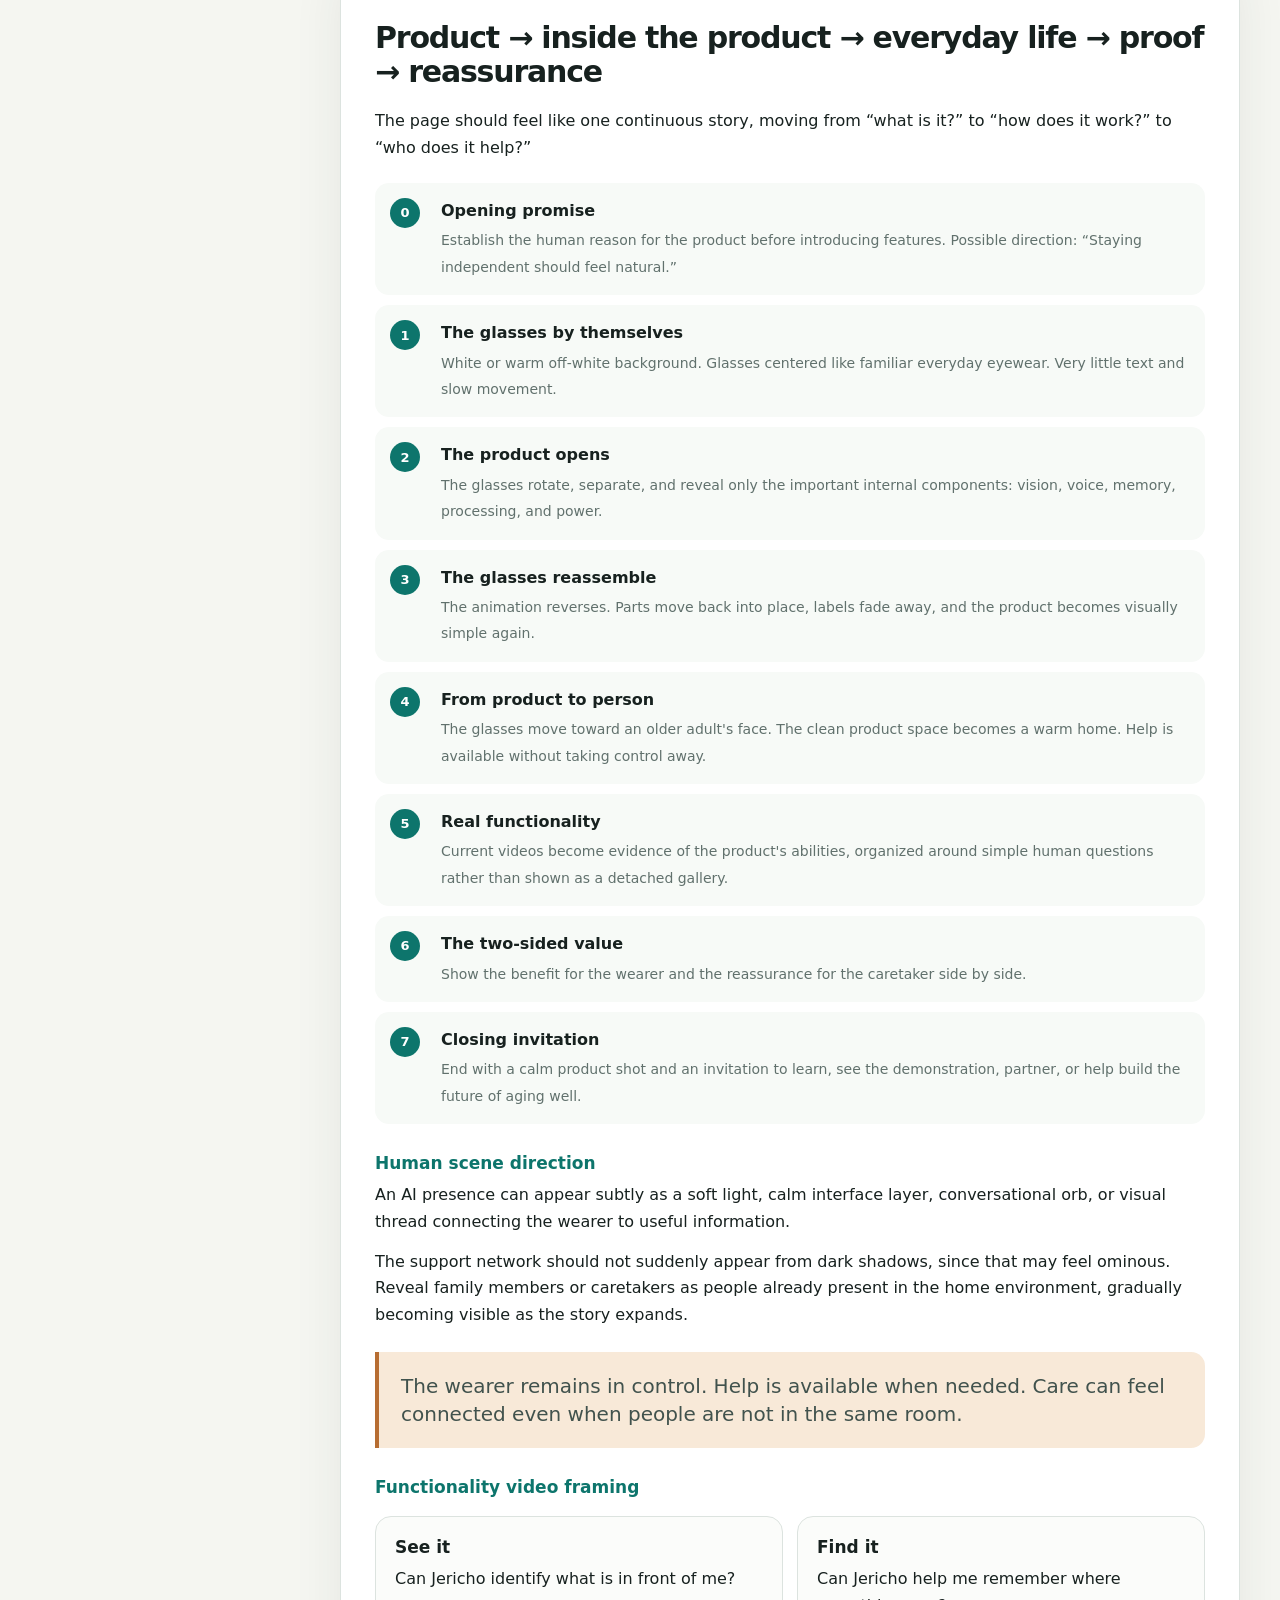
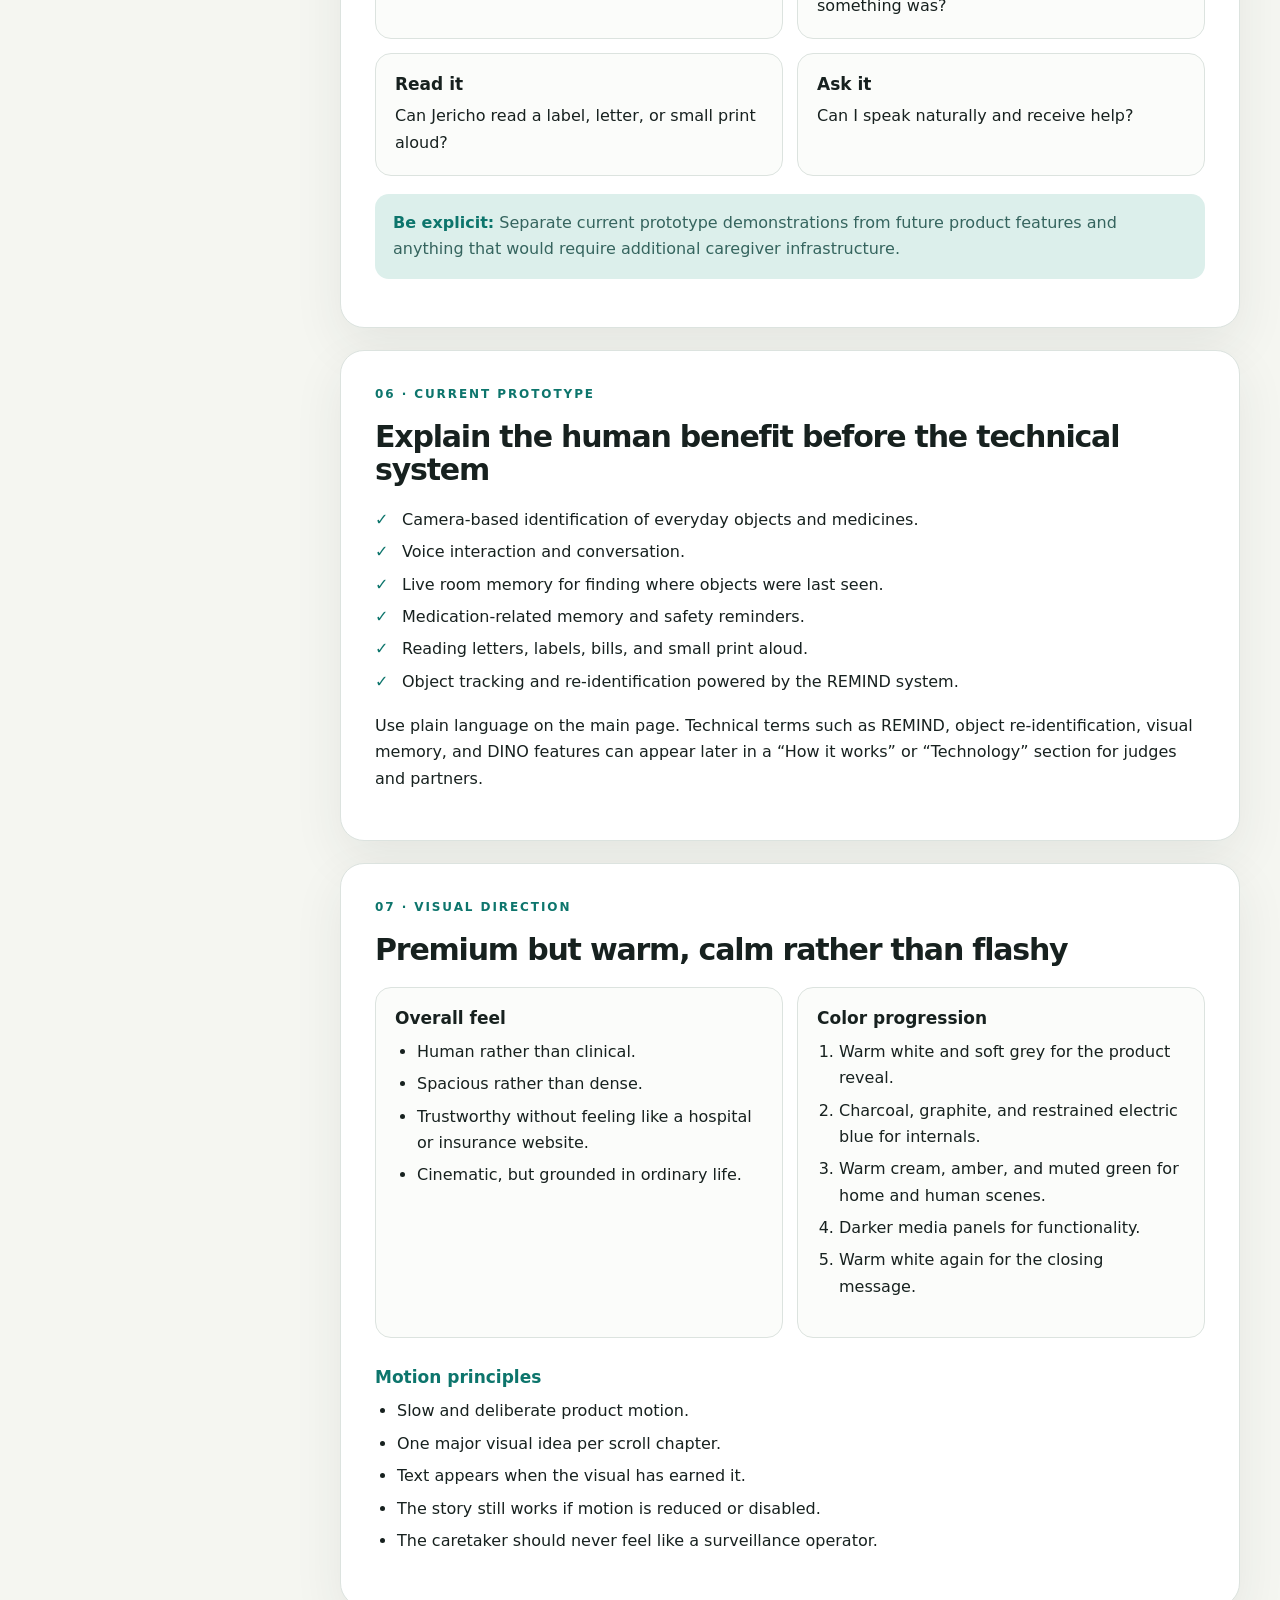
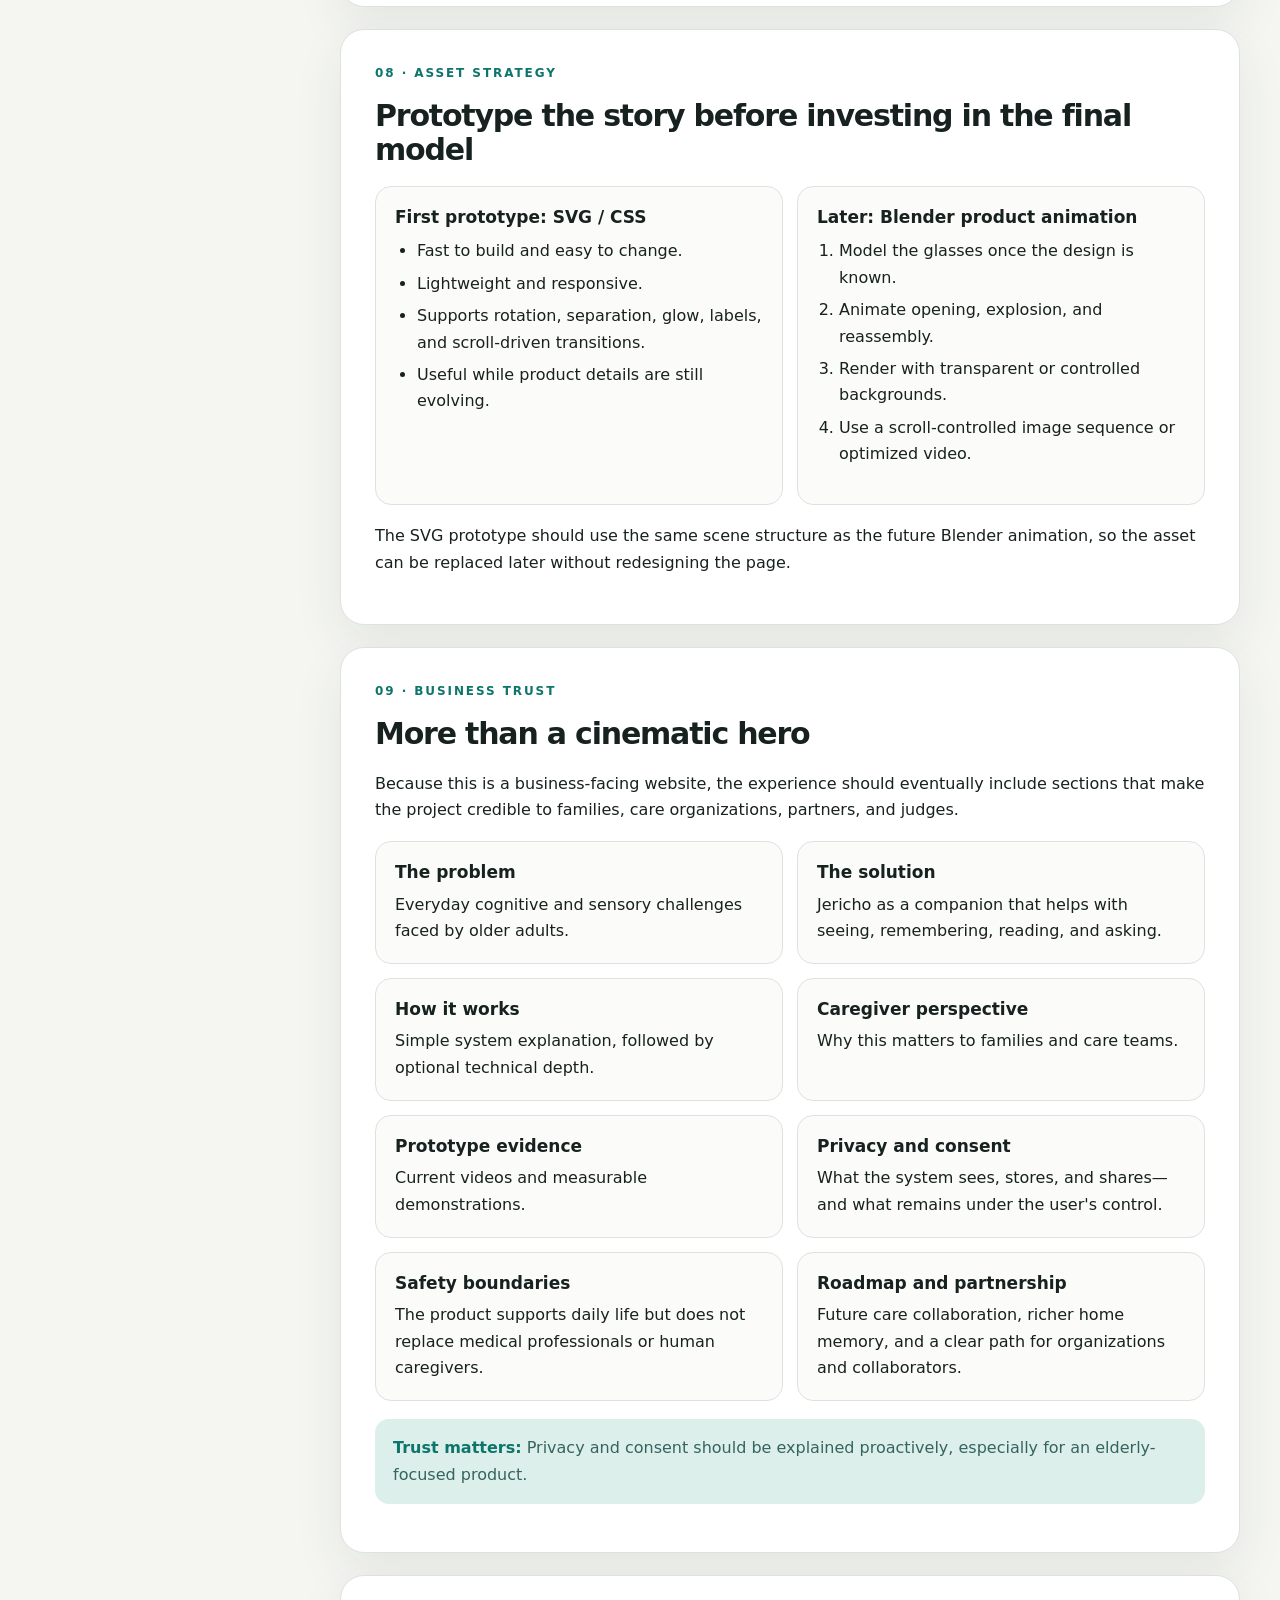
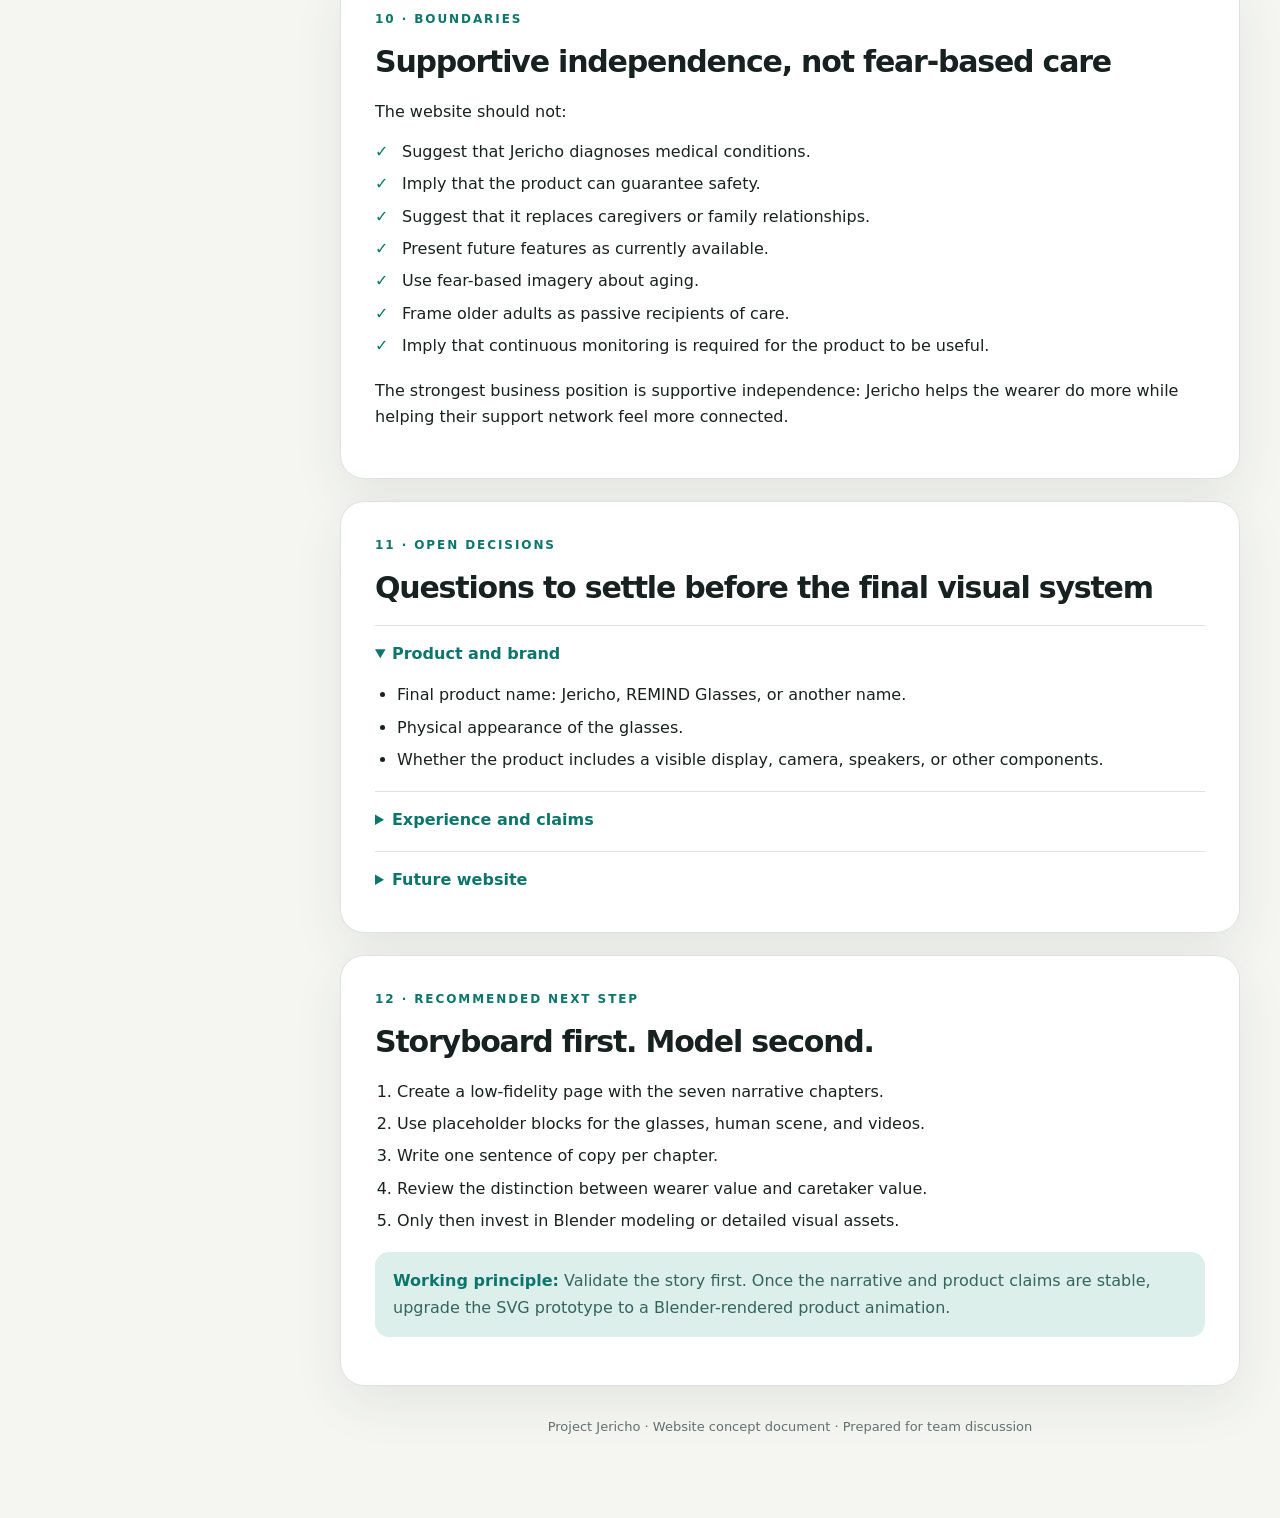
<file: WEBSITE_CONCEPT.html>
<!doctype html>
<html lang="en">
<head>
  <meta charset="utf-8">
  <meta name="viewport" content="width=device-width, initial-scale=1">
  <meta name="description" content="Project Jericho website concept and story direction">
  <title>Project Jericho — Website Concept</title>
  <style>
    :root {
      --ink: #17211f;
      --muted: #61716d;
      --paper: #f5f6f1;
      --card: #ffffff;
      --line: #dce3df;
      --teal: #0d756c;
      --teal-soft: #dcefeb;
      --amber: #b76d32;
      --amber-soft: #f8e9d8;
      --shadow: 0 18px 50px rgba(35, 57, 53, .08);
    }

    * { box-sizing: border-box; }
    html { scroll-behavior: smooth; }
    body {
      margin: 0;
      color: var(--ink);
      background: var(--paper);
      font: 16px/1.65 Inter, ui-sans-serif, system-ui, -apple-system, BlinkMacSystemFont, "Segoe UI", sans-serif;
    }
    a { color: var(--teal); }
    a:hover { color: var(--amber); }
    .shell { display: grid; grid-template-columns: 250px minmax(0, 900px); gap: 56px; max-width: 1280px; margin: 0 auto; padding: 42px 34px 80px; }
    .sidebar { position: sticky; top: 28px; align-self: start; }
    .brand { margin-bottom: 32px; }
    .brand-mark { display: inline-flex; align-items: center; gap: 9px; color: var(--teal); font-size: 12px; font-weight: 800; letter-spacing: .16em; text-transform: uppercase; }
    .brand-mark::before { content: ""; width: 10px; height: 10px; border-radius: 50%; background: var(--amber); box-shadow: 0 0 0 6px var(--amber-soft); }
    .brand h1 { margin: 16px 0 8px; font-size: 28px; line-height: 1.08; letter-spacing: -.04em; }
    .brand p { margin: 0; color: var(--muted); font-size: 14px; }
    .toc { display: grid; gap: 4px; padding-top: 18px; border-top: 1px solid var(--line); }
    .toc a { padding: 5px 0; color: var(--muted); font-size: 13px; text-decoration: none; }
    .toc a:hover { color: var(--teal); }
    main { min-width: 0; }
    .hero { padding: 56px 0 46px; }
    .eyebrow { margin: 0 0 15px; color: var(--teal); font-size: 12px; font-weight: 800; letter-spacing: .16em; text-transform: uppercase; }
    .hero h2 { max-width: 800px; margin: 0; font-size: clamp(42px, 7vw, 78px); line-height: .98; letter-spacing: -.065em; }
    .hero .lead { max-width: 690px; margin: 28px 0 0; color: var(--muted); font-size: 21px; line-height: 1.45; }
    .hero-meta { display: flex; flex-wrap: wrap; gap: 9px; margin-top: 28px; }
    .pill { display: inline-block; padding: 6px 11px; border: 1px solid var(--line); border-radius: 999px; color: var(--muted); background: rgba(255,255,255,.65); font-size: 12px; font-weight: 700; }
    section { scroll-margin-top: 28px; margin-top: 22px; padding: 34px; border: 1px solid var(--line); border-radius: 24px; background: var(--card); box-shadow: var(--shadow); }
    section h3 { margin: 0 0 20px; font-size: 30px; line-height: 1.12; letter-spacing: -.04em; }
    section h4 { margin: 28px 0 8px; color: var(--teal); font-size: 17px; line-height: 1.3; }
    p { margin: 0 0 14px; }
    ul, ol { margin: 10px 0 18px; padding-left: 22px; }
    li + li { margin-top: 6px; }
    blockquote { margin: 24px 0; padding: 20px 22px; border-left: 4px solid var(--amber); border-radius: 0 14px 14px 0; color: #41524d; background: var(--amber-soft); font-size: 20px; line-height: 1.4; }
    .grid { display: grid; grid-template-columns: repeat(2, minmax(0, 1fr)); gap: 14px; margin: 18px 0; }
    .mini-card { padding: 19px; border: 1px solid var(--line); border-radius: 16px; background: #fbfcfa; }
    .mini-card h4 { margin: 0 0 8px; color: var(--ink); font-size: 17px; }
    .mini-card p:last-child, .mini-card ul:last-child { margin-bottom: 0; }
    .chapter { position: relative; padding-top: 66px; }
    .chapter-number { position: absolute; top: 28px; right: 30px; color: var(--teal); font-size: 12px; font-weight: 800; letter-spacing: .15em; }
    .chapter h3 { max-width: 650px; }
    .chapter .purpose { color: var(--muted); }
    .sequence { display: grid; gap: 10px; margin-top: 22px; }
    .sequence-step { display: grid; grid-template-columns: 38px 1fr; gap: 13px; padding: 15px; border-radius: 14px; background: #f7faf7; }
    .sequence-step b { display: grid; width: 30px; height: 30px; place-items: center; border-radius: 50%; color: white; background: var(--teal); font-size: 13px; }
    .sequence-step strong { display: block; margin-bottom: 3px; }
    .sequence-step span { color: var(--muted); font-size: 14px; }
    .note { padding: 16px 18px; border-radius: 14px; color: #35645e; background: var(--teal-soft); }
    .note strong { color: var(--teal); }
    .checklist { list-style: none; padding-left: 0; }
    .checklist li { position: relative; padding-left: 27px; }
    .checklist li::before { content: "✓"; position: absolute; left: 0; color: var(--teal); font-weight: 800; }
    .warning { border-left: 4px solid var(--amber); padding: 15px 18px; border-radius: 0 12px 12px 0; background: #fff8ef; }
    details { margin-top: 12px; border-top: 1px solid var(--line); }
    summary { cursor: pointer; padding: 15px 0 5px; color: var(--teal); font-weight: 800; }
    footer { margin-top: 30px; color: var(--muted); font-size: 13px; text-align: center; }
    @media (max-width: 850px) {
      .shell { display: block; padding: 24px 16px 56px; }
      .sidebar { position: static; }
      .toc { display: flex; flex-wrap: wrap; gap: 4px 15px; margin-bottom: 10px; }
      .toc a { padding: 2px 0; }
      .hero { padding: 36px 0 28px; }
      section { padding: 25px 22px; border-radius: 18px; }
      .chapter { padding-top: 56px; }
      .chapter-number { top: 23px; right: 22px; }
    }
    @media (max-width: 560px) {
      .grid { grid-template-columns: 1fr; }
      .hero .lead { font-size: 18px; }
      section h3 { font-size: 26px; }
    }
  </style>
</head>
<body>
  <div class="shell">
    <aside class="sidebar">
      <div class="brand">
        <div class="brand-mark">Project Jericho</div>
        <h1>Website concept</h1>
        <p>Story direction for an Age Well business showcase.</p>
      </div>
      <nav class="toc" aria-label="Document sections">
        <a href="#context">Context</a>
        <a href="#audience">Audience</a>
        <a href="#positioning">Positioning</a>
        <a href="#inspiration">Inspiration</a>
        <a href="#narrative">Scroll narrative</a>
        <a href="#capabilities">Capabilities</a>
        <a href="#visuals">Visual direction</a>
        <a href="#assets">Asset strategy</a>
        <a href="#business">Business sections</a>
        <a href="#boundaries">Boundaries</a>
        <a href="#decisions">Open decisions</a>
      </nav>
    </aside>

    <main>
      <header class="hero">
        <p class="eyebrow">Age Well · Product story · Business showcase</p>
        <h2>More confidence for the wearer. More reassurance for the people who care.</h2>
        <p class="lead">Project Jericho is an AI cognitive and sensory companion designed specifically for older adults. This document defines how the website can communicate its purpose, current prototype, and future potential to older adults, families, caretakers, judges, partners, and care organizations.</p>
        <div class="hero-meta">
          <span class="pill">Human-first</span>
          <span class="pill">Caretaker-aware</span>
          <span class="pill">Prototype-led</span>
          <span class="pill">Trustworthy by design</span>
        </div>
      </header>

      <section id="context">
        <p class="eyebrow">01 · Context</p>
        <h3>A business-facing product showcase</h3>
        <p>The website is being developed in the context of the hackathon theme <strong>Age Well</strong>. It should communicate the product's purpose, demonstrate the current prototype, build trust, and make the opportunity understandable.</p>
        <blockquote>Jericho helps older adults stay more independent and connected, while giving the people who care about them more reassurance.</blockquote>
        <p>This is not primarily a technical documentation page and not a direct-to-consumer ecommerce page yet. It is an emotional, credible, business-oriented introduction to the product and its potential.</p>
      </section>

      <section id="audience">
        <p class="eyebrow">02 · Audience</p>
        <h3>One product, two human perspectives</h3>
        <div class="grid">
          <div class="mini-card">
            <h4>Older adults</h4>
            <ul class="checklist">
              <li>Simple and familiar to use.</li>
              <li>Respectful and non-patronizing.</li>
              <li>Helpful during ordinary moments at home.</li>
              <li>Designed to support independence, not replace it.</li>
            </ul>
          </div>
          <div class="mini-card">
            <h4>Families and caretakers</h4>
            <ul class="checklist">
              <li>Understand what Jericho can help with today.</li>
              <li>See how it reduces everyday friction and cognitive load.</li>
              <li>Understand its potential for safer medication and object routines.</li>
              <li>Feel reassured without feeling that care has become surveillance.</li>
            </ul>
          </div>
        </div>
        <div class="mini-card">
          <h4>Judges, partners, and care organizations</h4>
          <p>They should see a clear social problem, a technically credible solution, working functionality, a realistic path from prototype to product, and awareness of safety, consent, privacy, and accessibility.</p>
        </div>
        <p class="note"><strong>Important:</strong> The older adult should be portrayed as active, capable, and socially connected—with extra support available when needed.</p>
      </section>

      <section id="positioning">
        <p class="eyebrow">03 · Positioning</p>
        <h3>Support independence. Reassure care.</h3>
        <p>Jericho is not about adding more technology to an older person's life. It is about making everyday technology feel less visible while helping the person stay connected to the world around them.</p>
        <div class="grid">
          <div class="mini-card"><h4>Language directions</h4><ul><li>“A little more confidence, every day.”</li><li>“Stay connected to the moment.”</li><li>“Support for independence. Reassurance for care.”</li><li>“Technology that helps people stay themselves.”</li></ul></div>
          <div class="mini-card"><h4>Tone</h4><p>Warm, clear, calm, and dignified. Avoid language that implies the wearer is incapable or that Jericho replaces family, professional caregivers, or medical professionals.</p></div>
        </div>
      </section>

      <section id="inspiration">
        <p class="eyebrow">04 · Inspiration</p>
        <h3>Borrow the rhythm, make the story ours</h3>
        <p>Our current visual and storytelling inspiration is <a href="https://www.evenrealities.com/" target="_blank" rel="noreferrer">Even Realities</a>.</p>
        <div class="grid">
          <div class="mini-card"><h4>What is compelling</h4><ul><li>Feeling and lifestyle before specification sheets.</li><li>Large cinematic visual moments.</li><li>Features shown as real situations.</li><li>Technology framed as quiet and naturally integrated.</li><li>Clear chapters for promise, use cases, proof, and technology.</li></ul></div>
          <div class="mini-card"><h4>What Jericho should make distinct</h4><ul><li>The story is about aging well, not performance.</li><li>The main character is an older adult and their support network.</li><li>Caretakers and family members are a core audience.</li><li>The emotional outcome is dignity, connection, confidence, and independence.</li></ul></div>
        </div>
        <p class="warning">Use the reference site's storytelling principles without copying its wording, layouts, visual identity, or claims.</p>
      </section>

      <section id="narrative">
        <p class="eyebrow">05 · Scroll narrative</p>
        <h3>Product → inside the product → everyday life → proof → reassurance</h3>
        <p class="purpose">The page should feel like one continuous story, moving from “what is it?” to “how does it work?” to “who does it help?”</p>

        <div class="sequence">
          <div class="sequence-step"><b>0</b><div><strong>Opening promise</strong><span>Establish the human reason for the product before introducing features. Possible direction: “Staying independent should feel natural.”</span></div></div>
          <div class="sequence-step"><b>1</b><div><strong>The glasses by themselves</strong><span>White or warm off-white background. Glasses centered like familiar everyday eyewear. Very little text and slow movement.</span></div></div>
          <div class="sequence-step"><b>2</b><div><strong>The product opens</strong><span>The glasses rotate, separate, and reveal only the important internal components: vision, voice, memory, processing, and power.</span></div></div>
          <div class="sequence-step"><b>3</b><div><strong>The glasses reassemble</strong><span>The animation reverses. Parts move back into place, labels fade away, and the product becomes visually simple again.</span></div></div>
          <div class="sequence-step"><b>4</b><div><strong>From product to person</strong><span>The glasses move toward an older adult's face. The clean product space becomes a warm home. Help is available without taking control away.</span></div></div>
          <div class="sequence-step"><b>5</b><div><strong>Real functionality</strong><span>Current videos become evidence of the product's abilities, organized around simple human questions rather than shown as a detached gallery.</span></div></div>
          <div class="sequence-step"><b>6</b><div><strong>The two-sided value</strong><span>Show the benefit for the wearer and the reassurance for the caretaker side by side.</span></div></div>
          <div class="sequence-step"><b>7</b><div><strong>Closing invitation</strong><span>End with a calm product shot and an invitation to learn, see the demonstration, partner, or help build the future of aging well.</span></div></div>
        </div>

        <h4>Human scene direction</h4>
        <p>An AI presence can appear subtly as a soft light, calm interface layer, conversational orb, or visual thread connecting the wearer to useful information.</p>
        <p>The support network should not suddenly appear from dark shadows, since that may feel ominous. Reveal family members or caretakers as people already present in the home environment, gradually becoming visible as the story expands.</p>
        <blockquote>The wearer remains in control. Help is available when needed. Care can feel connected even when people are not in the same room.</blockquote>

        <h4>Functionality video framing</h4>
        <div class="grid">
          <div class="mini-card"><h4>See it</h4><p>Can Jericho identify what is in front of me?</p></div>
          <div class="mini-card"><h4>Find it</h4><p>Can Jericho help me remember where something was?</p></div>
          <div class="mini-card"><h4>Read it</h4><p>Can Jericho read a label, letter, or small print aloud?</p></div>
          <div class="mini-card"><h4>Ask it</h4><p>Can I speak naturally and receive help?</p></div>
        </div>
        <p class="note"><strong>Be explicit:</strong> Separate current prototype demonstrations from future product features and anything that would require additional caregiver infrastructure.</p>
      </section>

      <section id="capabilities">
        <p class="eyebrow">06 · Current prototype</p>
        <h3>Explain the human benefit before the technical system</h3>
        <ul class="checklist">
          <li>Camera-based identification of everyday objects and medicines.</li>
          <li>Voice interaction and conversation.</li>
          <li>Live room memory for finding where objects were last seen.</li>
          <li>Medication-related memory and safety reminders.</li>
          <li>Reading letters, labels, bills, and small print aloud.</li>
          <li>Object tracking and re-identification powered by the REMIND system.</li>
        </ul>
        <p>Use plain language on the main page. Technical terms such as REMIND, object re-identification, visual memory, and DINO features can appear later in a “How it works” or “Technology” section for judges and partners.</p>
      </section>

      <section id="visuals">
        <p class="eyebrow">07 · Visual direction</p>
        <h3>Premium but warm, calm rather than flashy</h3>
        <div class="grid">
          <div class="mini-card"><h4>Overall feel</h4><ul><li>Human rather than clinical.</li><li>Spacious rather than dense.</li><li>Trustworthy without feeling like a hospital or insurance website.</li><li>Cinematic, but grounded in ordinary life.</li></ul></div>
          <div class="mini-card"><h4>Color progression</h4><ol><li>Warm white and soft grey for the product reveal.</li><li>Charcoal, graphite, and restrained electric blue for internals.</li><li>Warm cream, amber, and muted green for home and human scenes.</li><li>Darker media panels for functionality.</li><li>Warm white again for the closing message.</li></ol></div>
        </div>
        <h4>Motion principles</h4>
        <ul><li>Slow and deliberate product motion.</li><li>One major visual idea per scroll chapter.</li><li>Text appears when the visual has earned it.</li><li>The story still works if motion is reduced or disabled.</li><li>The caretaker should never feel like a surveillance operator.</li></ul>
      </section>

      <section id="assets">
        <p class="eyebrow">08 · Asset strategy</p>
        <h3>Prototype the story before investing in the final model</h3>
        <div class="grid">
          <div class="mini-card"><h4>First prototype: SVG / CSS</h4><ul><li>Fast to build and easy to change.</li><li>Lightweight and responsive.</li><li>Supports rotation, separation, glow, labels, and scroll-driven transitions.</li><li>Useful while product details are still evolving.</li></ul></div>
          <div class="mini-card"><h4>Later: Blender product animation</h4><ol><li>Model the glasses once the design is known.</li><li>Animate opening, explosion, and reassembly.</li><li>Render with transparent or controlled backgrounds.</li><li>Use a scroll-controlled image sequence or optimized video.</li></ol></div>
        </div>
        <p>The SVG prototype should use the same scene structure as the future Blender animation, so the asset can be replaced later without redesigning the page.</p>
      </section>

      <section id="business">
        <p class="eyebrow">09 · Business trust</p>
        <h3>More than a cinematic hero</h3>
        <p>Because this is a business-facing website, the experience should eventually include sections that make the project credible to families, care organizations, partners, and judges.</p>
        <div class="grid">
          <div class="mini-card"><h4>The problem</h4><p>Everyday cognitive and sensory challenges faced by older adults.</p></div>
          <div class="mini-card"><h4>The solution</h4><p>Jericho as a companion that helps with seeing, remembering, reading, and asking.</p></div>
          <div class="mini-card"><h4>How it works</h4><p>Simple system explanation, followed by optional technical depth.</p></div>
          <div class="mini-card"><h4>Caregiver perspective</h4><p>Why this matters to families and care teams.</p></div>
          <div class="mini-card"><h4>Prototype evidence</h4><p>Current videos and measurable demonstrations.</p></div>
          <div class="mini-card"><h4>Privacy and consent</h4><p>What the system sees, stores, and shares—and what remains under the user's control.</p></div>
          <div class="mini-card"><h4>Safety boundaries</h4><p>The product supports daily life but does not replace medical professionals or human caregivers.</p></div>
          <div class="mini-card"><h4>Roadmap and partnership</h4><p>Future care collaboration, richer home memory, and a clear path for organizations and collaborators.</p></div>
        </div>
        <p class="note"><strong>Trust matters:</strong> Privacy and consent should be explained proactively, especially for an elderly-focused product.</p>
      </section>

      <section id="boundaries">
        <p class="eyebrow">10 · Boundaries</p>
        <h3>Supportive independence, not fear-based care</h3>
        <p>The website should not:</p>
        <ul class="checklist">
          <li>Suggest that Jericho diagnoses medical conditions.</li>
          <li>Imply that the product can guarantee safety.</li>
          <li>Suggest that it replaces caregivers or family relationships.</li>
          <li>Present future features as currently available.</li>
          <li>Use fear-based imagery about aging.</li>
          <li>Frame older adults as passive recipients of care.</li>
          <li>Imply that continuous monitoring is required for the product to be useful.</li>
        </ul>
        <p>The strongest business position is supportive independence: Jericho helps the wearer do more while helping their support network feel more connected.</p>
      </section>

      <section id="decisions">
        <p class="eyebrow">11 · Open decisions</p>
        <h3>Questions to settle before the final visual system</h3>
        <details open>
          <summary>Product and brand</summary>
          <ul><li>Final product name: Jericho, REMIND Glasses, or another name.</li><li>Physical appearance of the glasses.</li><li>Whether the product includes a visible display, camera, speakers, or other components.</li></ul>
        </details>
        <details>
          <summary>Experience and claims</summary>
          <ul><li>Which caregiver features are available now versus planned.</li><li>Which existing videos are strongest for the public-facing story.</li><li>Privacy and consent model.</li><li>Primary call to action for the hackathon presentation.</li></ul>
        </details>
        <details>
          <summary>Future website</summary>
          <ul><li>Whether the visual style should be realistic, illustrated, or a blend.</li><li>Whether the site remains a single scrolling presentation or becomes a broader product website.</li></ul>
        </details>
      </section>

      <section>
        <p class="eyebrow">12 · Recommended next step</p>
        <h3>Storyboard first. Model second.</h3>
        <ol>
          <li>Create a low-fidelity page with the seven narrative chapters.</li>
          <li>Use placeholder blocks for the glasses, human scene, and videos.</li>
          <li>Write one sentence of copy per chapter.</li>
          <li>Review the distinction between wearer value and caretaker value.</li>
          <li>Only then invest in Blender modeling or detailed visual assets.</li>
        </ol>
        <p class="note"><strong>Working principle:</strong> Validate the story first. Once the narrative and product claims are stable, upgrade the SVG prototype to a Blender-rendered product animation.</p>
      </section>

      <footer>Project Jericho · Website concept document · Prepared for team discussion</footer>
    </main>
  </div>
</body>
</html>
</file>
<file: website/styles.css>
:root {
  --paper: #f3f0e8;
  --paper-deep: #e9e3d7;
  --ink: #18211f;
  --muted: #66736f;
  --line: rgba(24, 33, 31, .14);
  --teal: #0b756b;
  --teal-dark: #073d38;
  --teal-soft: #d8ebe5;
  --orange: #c8763c;
  --orange-soft: #f1dfcf;
  --cream: #fbfaf6;
  --white: #fff;
  --max: 1240px;
  --header-h: 82px;
  --quick-h: 44px;
}

* { box-sizing: border-box; }
html { scroll-behavior: smooth; max-width: 100%; overflow-x: clip; }
body {
  margin: 0;
  max-width: 100%;
  overflow-x: clip;
  color: var(--ink);
  background: var(--paper);
  font-family: Inter, ui-sans-serif, system-ui, -apple-system, BlinkMacSystemFont, "Segoe UI", sans-serif;
  font-size: 16px;
  line-height: 1.6;
  -webkit-font-smoothing: antialiased;
}
main {
  width: 100%;
  max-width: 100%;
  overflow-x: clip;
}
section[id], main > section {
  scroll-margin-top: calc(var(--header-h) + var(--quick-h) + 8px);
}
body.menu-open { overflow: hidden; }
a { color: inherit; }
img, video, svg { display: block; max-width: 100%; }
button, input { font: inherit; }
::selection { color: var(--white); background: var(--teal); }

.skip-link {
  position: fixed;
  z-index: 1000;
  top: 10px;
  left: 10px;
  padding: 10px 14px;
  color: var(--white);
  background: var(--ink);
  transform: translateY(-160%);
}
.skip-link:focus { transform: translateY(0); }
.scroll-progress { position: fixed; z-index: 200; inset: 0 0 auto; height: 3px; pointer-events: none; }
.scroll-progress span { display: block; width: 100%; height: 100%; background: var(--orange); transform: scaleX(0); transform-origin: left; }

.site-header {
  position: fixed;
  z-index: 100;
  top: 0;
  left: 50%;
  display: flex;
  width: min(calc(100% - 36px), var(--max));
  min-height: var(--header-h);
  align-items: center;
  justify-content: space-between;
  border-bottom: 1px solid transparent;
  transform: translateX(-50%);
  transition: min-height .3s ease, background .3s ease, border .3s ease, padding .3s ease;
}
.site-header.is-scrolled {
  min-height: 64px;
  padding: 0 18px;
  border-color: var(--line);
  border-radius: 0 0 18px 18px;
  background: rgba(243, 240, 232, .88);
  backdrop-filter: blur(18px);
}
.wordmark { display: inline-flex; align-items: center; gap: 11px; font-size: 18px; font-weight: 750; letter-spacing: -.03em; text-decoration: none; }
.wordmark-mark { display: grid; width: 30px; height: 30px; place-items: center; border-radius: 50% 50% 46% 54%; color: var(--paper); background: var(--teal); font-family: Georgia, serif; font-size: 17px; font-style: italic; }
.primary-nav { display: flex; align-items: center; gap: 30px; }
.primary-nav a { color: #394642; font-size: 13px; font-weight: 650; text-decoration: none; transition: color .2s ease; }
.primary-nav a:hover { color: var(--teal); }
.primary-nav .nav-cta { padding: 10px 17px; border-radius: 999px; color: var(--white); background: var(--ink); }
.primary-nav .nav-cta:hover { color: var(--white); background: var(--teal); }
.menu-button { display: none; border: 0; color: var(--ink); background: transparent; cursor: pointer; }

/* ── Quick Section Navigation Toolbar ────────────────────────────────────── */
.quick-nav-bar {
  position: sticky;
  top: var(--header-h);
  z-index: 95;
  width: 100%;
  background: rgba(243, 240, 232, 0.82);
  backdrop-filter: blur(20px) saturate(180%);
  -webkit-backdrop-filter: blur(20px) saturate(180%);
  border-bottom: 1px solid rgba(24, 33, 31, 0.1);
  border-radius: 0 0 16px 16px;
  box-shadow: 0 8px 24px -4px rgba(24, 33, 31, 0.08);
  transition: opacity .25s ease, transform .25s ease;
}
body.menu-open .quick-nav-bar {
  opacity: 0;
  pointer-events: none;
}
.quick-nav-track {
  display: flex;
  align-items: center;
  gap: 8px;
  max-width: var(--max);
  margin: 0 auto;
  padding: 8px max(18px, calc((100vw - var(--max)) / 2));
  overflow-x: auto;
  scrollbar-width: none;
  -webkit-overflow-scrolling: touch;
}
.quick-nav-track::-webkit-scrollbar {
  display: none;
}
.quick-pill {
  display: inline-flex;
  align-items: center;
  gap: 6px;
  padding: 6px 14px;
  border-radius: 999px;
  font-size: 12px;
  font-weight: 650;
  letter-spacing: -.01em;
  color: #4a5854;
  background: rgba(24, 33, 31, 0.05);
  border: 1px solid rgba(24, 33, 31, 0.07);
  text-decoration: none;
  white-space: nowrap;
  flex-shrink: 0;
  transition: all .2s ease;
}
.quick-pill:hover {
  color: var(--ink);
  background: rgba(24, 33, 31, 0.1);
}
.quick-pill.is-active {
  color: var(--white);
  background: var(--teal);
  border-color: var(--teal);
  box-shadow: 0 2px 10px rgba(11, 117, 107, 0.28);
}

.section-pad { width: min(calc(100% - 40px), var(--max)); margin-inline: auto; padding-block: clamp(90px, 12vw, 170px); }
.section-index { margin: 0 0 34px; color: var(--teal); font-size: 11px; font-weight: 800; letter-spacing: .16em; text-transform: uppercase; }
.eyebrow { margin: 0 0 28px; color: var(--teal); font-size: 11px; font-weight: 800; letter-spacing: .17em; text-transform: uppercase; }
h1, h2, h3, p { margin-top: 0; }
h1, h2 { font-weight: 520; letter-spacing: -.065em; }
h1 em, h2 em { color: var(--teal); font-family: Georgia, "Times New Roman", serif; font-weight: 400; }
.button { display: inline-flex; min-height: 52px; align-items: center; justify-content: center; gap: 24px; padding: 0 22px; border-radius: 999px; font-size: 13px; font-weight: 750; text-decoration: none; transition: transform .25s ease, background .25s ease; }
.button:hover { transform: translateY(-2px); }
.button-dark { color: var(--white); background: var(--ink); }
.button-dark:hover { background: var(--teal); }
.button-light { color: var(--ink); background: var(--cream); }
.button-light:hover { background: var(--teal-soft); }
.text-link { padding-bottom: 4px; border-bottom: 1px solid var(--ink); font-size: 13px; font-weight: 700; text-decoration: none; }

.hero {
  position: relative;
  display: flex;
  min-height: 92svh;
  align-items: center;
  overflow: hidden;
  padding: calc(var(--header-h) + 50px) max(28px, calc((100vw - var(--max)) / 2)) 90px;
  background: #f7f7f4;
}
.hero::before { content: ""; position: absolute; inset: 0; pointer-events: none; background-image: linear-gradient(rgba(24,33,31,.028) 1px, transparent 1px), linear-gradient(90deg, rgba(24,33,31,.028) 1px, transparent 1px); background-size: 52px 52px; mask-image: linear-gradient(to right, transparent 0, black 50%, transparent 100%); }
.hero::after { content: ""; position: absolute; inset: 0; z-index: 1; pointer-events: none; background: linear-gradient(90deg, #f7f7f4 0%, rgba(247,247,244,.98) 35%, rgba(247,247,244,.54) 54%, rgba(247,247,244,0) 72%); }
.hero-media { position: absolute; z-index: 0; top: 120px; right: max(28px, calc((100vw - var(--max)) / 2)); bottom: 120px; left: clamp(580px, 44vw, 780px); display: grid; place-items: center; }
.hero-media img {
  width: 100%;
  height: 100%;
  object-fit: contain;
  object-position: center;
  mix-blend-mode: multiply;
  filter: drop-shadow(0 26px 28px rgba(24, 33, 31, .09));
  mask-image: radial-gradient(ellipse 66% 50% at 54% 51%, #000 45%, rgba(0, 0, 0, .82) 58%, transparent 77%);
  -webkit-mask-image: radial-gradient(ellipse 66% 50% at 54% 51%, #000 45%, rgba(0, 0, 0, .82) 58%, transparent 77%);
}
.hero-copy { position: relative; z-index: 2; max-width: 650px; min-width: 0; }
.hero h1 { max-width: 680px; margin-bottom: 30px; font-size: clamp(62px, 7.8vw, 118px); line-height: .86; }
.hero-lead { max-width: 590px; margin-bottom: 34px; color: #4f5d59; font-size: clamp(17px, 1.5vw, 21px); line-height: 1.5; }
.hero-actions { display: flex; align-items: center; gap: 26px; }
.hero-status { position: absolute; z-index: 5; right: max(28px, calc((100vw - var(--max)) / 2)); bottom: 72px; padding: 9px 13px; border: 1px solid var(--line); border-radius: 999px; color: var(--muted); background: rgba(251,250,246,.82); font-size: 11px; font-weight: 650; backdrop-filter: blur(10px); }
.hero-foot { position: absolute; right: max(28px, calc((100vw - var(--max)) / 2)); bottom: 26px; left: max(28px, calc((100vw - var(--max)) / 2)); display: flex; align-items: center; gap: 15px; color: #75817d; font-size: 9px; font-weight: 800; letter-spacing: .18em; text-transform: uppercase; }
.hero-foot i { height: 1px; flex: 1; background: var(--line); }
@keyframes float { 50% { transform: translateY(-13px) rotate(.7deg); } }

.manifesto { border-bottom: 1px solid var(--line); }
.manifesto-grid { display: grid; grid-template-columns: 1.3fr .7fr; gap: clamp(50px, 10vw, 150px); align-items: end; }
.manifesto h2 { max-width: 820px; margin: 0; font-size: clamp(52px, 7.3vw, 102px); line-height: .98; }
.manifesto-copy { padding-bottom: 5px; color: var(--muted); font-size: 18px; }
.manifesto-copy p:last-child { margin-bottom: 0; color: var(--ink); font-weight: 650; }

.story { color: var(--cream); background: #101816; }
.story-heading,
.story-sticky-header {
  width: min(calc(100% - 40px), var(--max));
  margin-inline: auto;
  padding-top: clamp(60px, 8vw, 110px);
  padding-bottom: 35px;
  box-sizing: border-box;
}
.story-heading .section-index,
.story-sticky-header .section-index { color: #83cabb; }
.story-heading h2,
.story-sticky-header h2 {
  margin: 0;
  font-size: clamp(34px, 5.5vw, 84px);
  line-height: 1.05;
  overflow-wrap: break-word;
  word-break: normal;
}
.story-heading h2 em,
.story-sticky-header h2 em { color: #8dd6c5; }
.story-layout { display: grid; width: min(calc(100% - 40px), var(--max)); grid-template-columns: minmax(0, 1.2fr) minmax(330px, .8fr); gap: clamp(40px, 7vw, 105px); margin-inline: auto; padding-bottom: 120px; box-sizing: border-box; }
.story-stage-wrap { position: relative; align-self: stretch; }
.story-stage {
  position: sticky;
  position: -webkit-sticky;
  top: calc(var(--header-h) + var(--quick-h) + 16px);
  display: flex;
  height: min(78vh, 750px);
  min-height: 580px;
  flex-direction: column;
  overflow: hidden;
  border: 1px solid rgba(255, 255, 255, .11);
  border-radius: 30px;
  background: #f7f7f4;
  transition: background .8s ease, border-color .8s ease;
}
.story-stage::before {
  content: "";
  position: absolute;
  inset: 0;
  z-index: 1;
  pointer-events: none;
  background-image: linear-gradient(rgba(24, 33, 31, .035) 1px, transparent 1px), linear-gradient(90deg, rgba(24, 33, 31, .035) 1px, transparent 1px);
  background-size: 42px 42px;
  mask-image: radial-gradient(circle, black 40%, transparent 76%);
  transition: opacity .7s ease;
}
.story-stage.state-3 {
  background: radial-gradient(circle at 50% 45%, #162823 0%, #101a17 55%, #0b110f 100%);
  border-color: rgba(141, 214, 197, .18);
}
.story-stage.state-3::before {
  background-image: linear-gradient(rgba(255, 255, 255, .035) 1px, transparent 1px), linear-gradient(90deg, rgba(255, 255, 255, .035) 1px, transparent 1px);
}
.stage-kicker {
  position: absolute;
  z-index: 30;
  top: 26px;
  left: 28px;
  display: flex;
  align-items: center;
  gap: 12px;
  color: #3b4945;
  font-size: 11px;
  font-weight: 800;
  letter-spacing: .15em;
  text-transform: uppercase;
}
.story-stage.state-3 .stage-kicker { color: #d0deda; }
.stage-kicker span:first-child { color: #0b756b; }
.story-stage.state-3 .stage-kicker span:first-child { color: #8dd6c5; }

/* Story Viewport & Interactive 3D Stages */
.story-viewport {
  position: relative;
  z-index: 2;
  display: flex;
  width: 100%;
  height: 100%;
  align-items: center;
  justify-content: center;
  overflow: hidden;
  perspective: 1200px;
}

.render3d-container {
  position: relative;
  width: 100%;
  height: 100%;
  display: flex;
  align-items: center;
  justify-content: center;
  transform-style: preserve-3d;
}

#glasses-3d-canvas {
  width: 100%;
  max-width: 960px;
  height: auto;
  aspect-ratio: 960 / 640;
  object-fit: contain;
  display: block;
  transform-origin: center center;
  will-change: transform;
  filter: drop-shadow(0 24px 36px rgba(0, 0, 0, 0.18));
}

.stage-layer {
  position: absolute;
  inset: 0;
  display: flex;
  align-items: center;
  justify-content: center;
  pointer-events: none;
  will-change: opacity, transform;
  /* JS drives both opacity and transform frame-by-frame — no CSS transition */
}

/* Layer 1: Front Assembled View */
.stage-layer-front {
  z-index: 10;
  padding: clamp(24px, 4vw, 50px);
  opacity: 1;
}
.glasses-front-img {
  width: min(82%, 740px);
  height: auto;
  object-fit: contain;
  filter: drop-shadow(0 24px 32px rgba(24, 33, 31, .14));
  transform-origin: center center;
  will-change: transform, opacity;
}

/* Layer 2: Exploded Breakdown & Physical Join */
.stage-layer-exploded {
  z-index: 15;
  width: 100%;
  height: 100%;
  opacity: 0;
  perspective: 2000px;
  perspective-origin: 50% 50%;
  transform-style: preserve-3d;
}
.breakdown-canvas {
  position: relative;
  width: 94%;
  max-width: 920px;
  aspect-ratio: 1800 / 520;
  margin: auto;
  pointer-events: none;
  transform-origin: center center;
  transform-style: preserve-3d;
  will-change: transform;
}

.breakdown-parts-wrap {
  position: absolute;
  inset: 0;
  pointer-events: none;
  transform-style: preserve-3d;
  will-change: opacity, transform;
  z-index: 10;
}

.render3d-container {
  position: absolute;
  inset: 0;
  display: flex;
  align-items: center;
  justify-content: center;
  pointer-events: none;
  z-index: 15;
  perspective: 1000px;
}

.canvas-stage-wrap {
  position: relative;
  width: 92%;
  max-width: 840px;
  aspect-ratio: 960 / 640;
  display: flex;
  align-items: center;
  justify-content: center;
  transform-style: preserve-3d;
  will-change: transform;
}

#glasses-3d-canvas {
  width: 100%;
  height: 100%;
  object-fit: contain;
  filter: drop-shadow(0 24px 38px rgba(24, 33, 31, .16));
  transition: filter .6s ease;
  will-change: transform, filter;
  transform-style: preserve-3d;
}

.story-stage.state-3 #glasses-3d-canvas {
  filter: drop-shadow(0 28px 46px rgba(0, 0, 0, .45)) drop-shadow(0 0 50px rgba(141, 214, 197, .22));
}

.angle-layer {
  position: absolute;
  inset: 0;
  display: flex;
  align-items: center;
  justify-content: center;
  pointer-events: none;
  opacity: 0;
  will-change: opacity, transform;
  transform-style: preserve-3d;
  z-index: 20;
}

.angle-layer img {
  display: block;
  max-width: 100%;
  max-height: 80%;
  width: auto;
  height: auto;
  object-fit: contain;
  filter: drop-shadow(0 20px 30px rgba(24, 33, 31, .16));
}

.angle-layer-side img {
  max-height: 66%;
  transform: translateX(-4%);
}

.angle-layer-near img {
  max-height: 78%;
}

.angle-layer-front img {
  max-height: 72%;
}

.breakdown-part {
  display: block;
  width: 100%;
  height: auto;
  object-fit: contain;
  will-change: transform, opacity;
  transform-origin: center center;
  pointer-events: none;
}

/* Part wraps: take absolute position; image fills wrap.
   JS targets each wrap directly with translate3d(x,y,z) and rotate3d. */
.part-wrap {
  position: absolute;
  display: flex;
  flex-direction: column;
  align-items: center;
  gap: 0;
  pointer-events: none;
  will-change: transform, opacity;
  transform-origin: center center;
  transform-style: preserve-3d;
}

.part-wrap-frame   { left: 10.56%; top: 14.42%; width: 46.17%; z-index: 6; }
.part-wrap-sensor  { left: 10.56%; top: 14.42%; width: 46.17%; z-index: 9; }
.part-wrap-temple  { left: 56.67%; top: 20.19%; width: 33.00%; z-index: 7; }
.part-wrap-speaker { left: 53.06%; top: 47.88%; width:  5.61%; z-index: 5; }
.part-wrap-battery { left: 59.00%; top: 49.04%; width: 10.22%; z-index: 4; }
.part-wrap-npu     { left: 69.44%; top: 45.38%; width:  6.50%; z-index: 4; }
.part-wrap-cable   { left: 75.89%; top: 46.73%; width:  8.78%; z-index: 3; }

.part-frame {
  filter: drop-shadow(0 20px 24px rgba(24, 33, 31, .14));
}
.part-sensor {
  filter: drop-shadow(0 14px 20px rgba(11, 117, 107, .24)) drop-shadow(0 4px 10px rgba(0, 0, 0, .28));
}
.part-temple {
  filter: drop-shadow(0 20px 26px rgba(24, 33, 31, .16));
}
.part-speaker,
.part-battery,
.part-npu,
.part-cable {
  filter: drop-shadow(0 12px 16px rgba(24, 33, 31, .18));
}

/* Corner Camera Indicator Light: Green on light background, turns Red when background turns green */
.corner-camera-light {
  position: absolute;
  width: 18px;
  height: 18px;
  border-radius: 50%;
  pointer-events: none;
  opacity: 0;
  transform: translate(-50%, -50%) scale(0.3);
  z-index: 40;
  transition: opacity 0.3s cubic-bezier(.16, 1, .3, 1),
              transform 0.35s cubic-bezier(.16, 1, .3, 1),
              background 0.5s ease,
              box-shadow 0.5s ease;
  will-change: opacity, transform, left, top, background, box-shadow;
}

/* Green state: appears from top corner of right frame as glasses reassemble (p ~ 0.65 - 0.74) */
.corner-camera-light.is-green {
  opacity: 1;
  transform: translate(-50%, -50%) scale(1);
  background: radial-gradient(circle, #ffffff 0%, #a7f3d0 25%, #10b981 70%, rgba(16, 185, 129, 0) 100%);
  box-shadow: 0 0 16px 5px rgba(16, 185, 129, 0.9),
              0 0 32px 10px rgba(52, 211, 153, 0.45);
}

/* Red state: when background turns green (Card 4: state-3, p >= 0.75), light turns red capture indicator */
.corner-camera-light.is-red {
  opacity: 1;
  transform: translate(-50%, -50%) scale(1.05);
  background: radial-gradient(circle, #ffffff 0%, #fca5a5 25%, #ef4444 70%, rgba(239, 68, 68, 0) 100%);
  box-shadow: 0 0 18px 6px rgba(239, 68, 68, 0.95),
              0 0 36px 12px rgba(220, 38, 38, 0.5);
  animation: camera-record-pulse 1.8s ease-in-out infinite alternate;
}

@keyframes camera-record-pulse {
  0% {
    transform: translate(-50%, -50%) scale(0.95);
    box-shadow: 0 0 14px 4px rgba(239, 68, 68, 0.85), 0 0 28px 8px rgba(220, 38, 38, 0.4);
  }
  100% {
    transform: translate(-50%, -50%) scale(1.18);
    box-shadow: 0 0 22px 8px rgba(239, 68, 68, 1), 0 0 46px 16px rgba(220, 38, 38, 0.65);
  }
}

/* Layer 3: Joined Front Straight View & Seamless Zoom Out (Scene 04) */
.stage-layer-straight {
  position: absolute;
  inset: 0;
  z-index: 20;
  width: 100%;
  height: 100%;
  display: flex;
  align-items: center;
  justify-content: center;
  opacity: 0;
  pointer-events: none;
  transform-origin: center center;
  will-change: transform, opacity;
}
.straight-wrap {
  position: relative;
  width: min(84%, 780px);
  display: flex;
  align-items: center;
  justify-content: center;
}
.glasses-straight-img {
  width: 100%;
  height: auto;
  object-fit: contain;
  filter: drop-shadow(0 26px 36px rgba(24, 33, 31, .18));
  transition: filter .6s ease;
}
.story-stage.state-3 .glasses-straight-img {
  filter: drop-shadow(0 26px 40px rgba(0, 0, 0, .45)) drop-shadow(0 0 50px rgba(141, 214, 197, .18));
}
.straight-glow {
  position: absolute;
  inset: -14%;
  border-radius: 50%;
  background: radial-gradient(circle, rgba(141, 214, 197, .26), transparent 70%);
  opacity: 0;
  pointer-events: none;
  transition: opacity .8s ease;
}
.story-stage.state-3 .straight-glow {
  opacity: 1;
}

.stage-progress {
  position: absolute;
  z-index: 30;
  right: 28px;
  bottom: 24px;
  left: 28px;
  height: 2px;
  background: rgba(0, 0, 0, .08);
  border-radius: 999px;
}
.story-stage.state-3 .stage-progress {
  background: rgba(255, 255, 255, .15);
}
.stage-progress span {
  display: block;
  width: 25%;
  height: 100%;
  background: #0b756b;
  border-radius: 999px;
  transition: width .2s linear, background .5s ease;
}
.story-stage.state-3 .stage-progress span {
  background: #8dd6c5;
}

.story-steps { padding-top: 4vh; }
.story-step { display: flex; min-height: 78vh; flex-direction: column; justify-content: center; opacity: .28; transition: opacity .45s ease; }
.story-step.is-active { opacity: 1; }
.step-number { margin-bottom: 20px; color: #81c9ba; font-size: 11px; font-weight: 800; letter-spacing: .16em; }
.story-step h3 { max-width: 430px; margin-bottom: 23px; font-size: clamp(35px, 4vw, 54px); font-weight: 520; line-height: 1.08; letter-spacing: -.045em; }
.story-step > p:last-child { max-width: 430px; color: #9ca9a5; font-size: 18px; }

.prototype { padding-bottom: 90px; }
.prototype-intro { display: grid; grid-template-columns: 1.15fr .65fr; gap: clamp(50px, 10vw, 150px); align-items: end; margin-bottom: 65px; }
.prototype h2, .capabilities h2, .trust h2 { margin: 0; font-size: clamp(50px, 6.5vw, 88px); line-height: .98; }
.prototype-intro > p { margin-bottom: 3px; color: var(--muted); font-size: 18px; }
.hardware-figure { margin: 0; }
.hardware-photo { position: relative; overflow: hidden; border-radius: 28px; background: #cfa379; box-shadow: 0 28px 70px rgba(70,53,39,.17); }
.hardware-photo::after { content: ""; position: absolute; inset: 0; pointer-events: none; box-shadow: inset 0 0 0 1px rgba(255,255,255,.2); border-radius: inherit; }
.hardware-photo img { width: 100%; aspect-ratio: 1.5; object-fit: cover; }
.hardware-tag { position: absolute; padding: 8px 12px; border: 1px solid rgba(255,255,255,.6); border-radius: 999px; color: var(--white); background: rgba(20,29,27,.7); backdrop-filter: blur(12px); font-size: 10px; font-weight: 750; letter-spacing: .08em; text-transform: uppercase; box-shadow: 0 5px 18px rgba(0,0,0,.12); }
.hardware-tag::before { content: ""; display: inline-block; width: 6px; height: 6px; margin-right: 7px; border-radius: 50%; background: #95ead7; box-shadow: 0 0 0 4px rgba(149,234,215,.17); }
.tag-compute { top: 27%; left: 36%; }
.tag-camera { top: 48%; right: 8%; }
.tag-link { top: 15%; left: 58%; }
.tag-mount { bottom: 18%; left: 30%; padding-inline: 20px; }
.hardware-figure figcaption { display: flex; justify-content: space-between; gap: 20px; padding: 17px 6px 0; color: var(--muted); font-size: 12px; }
.hardware-figure figcaption span:first-child { color: var(--teal); font-weight: 800; text-transform: uppercase; letter-spacing: .1em; }
.prototype-path { display: grid; grid-template-columns: 1fr auto 1fr; gap: 30px; align-items: center; margin-top: 70px; }
.path-card { min-height: 290px; padding: 34px; border: 1px solid var(--line); border-radius: 22px; background: rgba(255,255,255,.42); }
.path-card > p { margin-bottom: 34px; color: var(--teal); font-size: 10px; font-weight: 800; letter-spacing: .16em; text-transform: uppercase; }
.path-card h3 { margin-bottom: 22px; font-size: 30px; font-weight: 580; letter-spacing: -.035em; }
.path-card ul { margin: 0; padding: 0; list-style: none; color: var(--muted); }
.path-card li { padding: 8px 0; border-top: 1px solid var(--line); }
.path-card.future { color: var(--cream); border-color: transparent; background: var(--teal-dark); }
.path-card.future > p { color: #93d7c8; }
.path-card.future ul { color: #b3c5c0; }
.path-card.future li { border-color: rgba(255,255,255,.12); }
.path-arrow { display: grid; width: 46px; height: 46px; place-items: center; border: 1px solid var(--line); border-radius: 50%; color: var(--teal); }

.capabilities { padding-top: 90px; }
.split-heading { display: grid; grid-template-columns: 1.15fr .55fr; gap: 70px; align-items: end; }
.split-heading > p { margin: 0 0 5px; color: var(--muted); font-size: 18px; }
.capability-grid { display: grid; grid-template-columns: repeat(4, 1fr); gap: 12px; margin-top: 72px; }
.capability-card { position: relative; display: flex; min-height: 410px; flex-direction: column; padding: 26px; border: 1px solid var(--line); border-radius: 22px; background: rgba(255,255,255,.35); transition: transform .3s ease, background .3s ease, color .3s ease; }
.capability-card:hover { color: var(--cream); background: var(--teal-dark); transform: translateY(-7px); }
.capability-number { color: var(--muted); font-size: 10px; font-weight: 800; letter-spacing: .14em; }
.capability-card:hover .capability-number, .capability-card:hover p { color: #aebfba; }
.capability-icon { display: grid; width: 62px; height: 62px; place-items: center; margin: 48px 0 42px; border-radius: 50%; color: var(--teal); background: var(--teal-soft); font-family: Georgia, serif; font-size: 19px; }
.capability-card h3 { margin-bottom: 12px; font-size: 34px; font-weight: 550; letter-spacing: -.04em; }
.capability-card p { color: var(--muted); font-size: 14px; }
.capability-question { margin-top: auto; padding-top: 20px; border-top: 1px solid var(--line); font-family: Georgia, serif; font-size: 16px; font-style: italic; }
.capability-card:hover .capability-question { border-color: rgba(255,255,255,.15); }
.demo-heading { display: flex; align-items: end; justify-content: space-between; margin: 120px 0 34px; border-bottom: 1px solid var(--line); }
.demo-heading .section-index { margin-bottom: 14px; }
.demo-heading h3 { margin: 0 0 10px; font-family: Georgia, serif; font-size: 34px; font-style: italic; font-weight: 400; }
.demo-grid { display: grid; grid-template-columns: minmax(0, 1fr); max-width: 920px; gap: 18px; }
.demo-card { margin: 0; overflow: hidden; border: 1px solid var(--line); border-radius: 22px; background: rgba(255,255,255,.4); }
.video-wrap { aspect-ratio: 16/9; overflow: hidden; background: #0c1110; }
.video-wrap video { width: 100%; height: 100%; object-fit: contain; }
.demo-card figcaption { display: grid; grid-template-columns: 130px 1fr; gap: 20px; padding: 20px; }
.demo-card figcaption span { color: var(--teal); font-size: 11px; font-weight: 800; letter-spacing: .1em; text-transform: uppercase; }
.demo-card figcaption p { margin: 0; color: var(--muted); font-size: 13px; }

.care { display: grid; grid-template-columns: 1fr 1fr; }
.care-panel { min-height: 670px; padding: clamp(45px, 7vw, 105px); }
.care-panel h2 { margin-bottom: 95px; font-size: clamp(48px, 5.5vw, 80px); font-weight: 520; line-height: 1; letter-spacing: -.06em; }
.care-panel ul { margin: 0; padding: 0; list-style: none; }
.care-panel li { padding: 15px 0; border-top: 1px solid currentColor; font-size: 14px; opacity: .78; }
.wearer-panel { color: var(--cream); background: var(--teal-dark); }
.wearer-panel .section-index { color: #91d1c3; }
.caregiver-panel { color: #3d2b20; background: var(--orange-soft); }
.caregiver-panel .section-index { color: #9a5a30; }

.trust { padding-bottom: 130px; }
.trust .section-heading { max-width: 930px; }
.trust-grid { display: grid; grid-template-columns: repeat(3, 1fr); gap: 35px; margin-top: 80px; }
.trust-grid article { padding-top: 23px; border-top: 1px solid var(--line); }
.trust-grid span { color: var(--teal); font-size: 10px; font-weight: 800; letter-spacing: .15em; }
.trust-grid h3 { margin: 55px 0 16px; font-size: 25px; font-weight: 570; letter-spacing: -.035em; }
.trust-grid p { color: var(--muted); font-size: 14px; }

.closing { position: relative; display: flex; min-height: 720px; flex-direction: column; align-items: center; justify-content: center; overflow: hidden; padding: 90px 24px; color: var(--cream); text-align: center; background: #101816; }
.closing::before { content: ""; position: absolute; inset: 0; background-image: linear-gradient(rgba(255,255,255,.03) 1px, transparent 1px), linear-gradient(90deg, rgba(255,255,255,.03) 1px, transparent 1px); background-size: 52px 52px; }
.closing-orb { position: absolute; width: 570px; height: 570px; border: 1px solid rgba(127,213,194,.18); border-radius: 50%; box-shadow: 0 0 120px rgba(11,117,107,.25), inset 0 0 100px rgba(11,117,107,.11); }
.closing .eyebrow, .closing h2, .closing > p, .closing-actions { position: relative; z-index: 2; }
.closing .eyebrow { color: #91d1c3; }
.closing h2 { max-width: 1000px; margin-bottom: 28px; font-size: clamp(52px, 7vw, 96px); line-height: .98; }
.closing h2 em { color: #91d1c3; }
.closing > p { max-width: 550px; color: #9dafaa; font-size: 17px; }
.closing-actions { display: flex; align-items: center; gap: 28px; margin-top: 24px; }
.closing-actions > a:not(.button) { color: #b8c8c4; font-size: 13px; }
.contact-note { color: #9dafaa; font-size: 12px; }

.site-footer { display: grid; grid-template-columns: 1fr auto auto; align-items: center; gap: 40px; padding: 28px max(24px, calc((100vw - var(--max)) / 2)); color: var(--muted); background: #0b100f; border-top: 1px solid rgba(255,255,255,.08); font-size: 11px; }
.site-footer p { margin: 0; }
.footer-wordmark { color: var(--cream); }
.noscript { position: fixed; z-index: 999; right: 10px; bottom: 10px; left: 10px; margin: 0; padding: 12px; color: var(--white); background: var(--ink); text-align: center; }

.reveal { opacity: 0; transform: translateY(24px); transition: opacity .8s ease, transform .8s cubic-bezier(.2,.7,.2,1); }
.reveal.is-visible { opacity: 1; transform: translateY(0); }

@media (max-width: 1050px) {
  .hero { min-height: 88svh; align-items: flex-start; padding-top: 145px; padding-bottom: 380px; }
  .hero::after { background: linear-gradient(180deg, #f7f7f4 0%, rgba(247,247,244,.98) 58%, rgba(247,247,244,0) 100%); }
  .hero-media { top: auto; right: 28px; bottom: 80px; left: 28px; height: 300px; }
  .hero-copy { max-width: 780px; }
  .hero-foot { display: none; }
  .manifesto-grid, .prototype-intro, .split-heading { grid-template-columns: 1fr; }
  .manifesto-copy, .prototype-intro > p, .split-heading > p { max-width: 650px; }
  .story-layout { grid-template-columns: minmax(0, 1.15fr) minmax(280px, .85fr); gap: 40px; }
  .capability-grid { grid-template-columns: repeat(2, 1fr); }
  .capability-card { min-height: 340px; }
  .capability-icon { margin: 32px 0 28px; }
  .care-panel { min-height: 570px; padding: 55px 42px; }
  .care-panel h2 { margin-bottom: 75px; }
}

@media (max-width: 800px) {
  :root { --header-h: 56px; --quick-h: 42px; }
  .menu-button { display: none !important; }
  .primary-nav { display: none !important; }
  .site-header {
    left: 0;
    right: 0;
    width: 100%;
    min-height: var(--header-h);
    height: var(--header-h);
    transform: none;
    padding: 0 20px;
    border-radius: 0;
    box-sizing: border-box;
    display: flex;
    align-items: center;
    justify-content: flex-start;
    background: rgba(243, 240, 232, 0.76);
    backdrop-filter: blur(20px) saturate(180%);
    -webkit-backdrop-filter: blur(20px) saturate(180%);
    border-bottom: 1px solid rgba(24, 33, 31, 0.05);
  }
  .site-header.is-scrolled {
    min-height: var(--header-h);
    height: var(--header-h);
    border-radius: 0;
    padding: 0 20px;
    background: rgba(243, 240, 232, 0.82);
    backdrop-filter: blur(20px) saturate(180%);
    -webkit-backdrop-filter: blur(20px) saturate(180%);
  }
  .quick-nav-bar {
    top: var(--header-h);
    background: rgba(243, 240, 232, 0.76);
    backdrop-filter: blur(20px) saturate(180%);
    -webkit-backdrop-filter: blur(20px) saturate(180%);
    border-bottom: 1px solid rgba(24, 33, 31, 0.1);
    border-left: 1px solid rgba(24, 33, 31, 0.05);
    border-right: 1px solid rgba(24, 33, 31, 0.05);
    border-radius: 0 0 16px 16px;
    box-shadow: 0 10px 28px -4px rgba(24, 33, 31, 0.09), 0 2px 6px -1px rgba(24, 33, 31, 0.04);
  }
  .quick-nav-track {
    display: flex;
    width: 100%;
    align-items: center;
    justify-content: space-between;
    gap: clamp(3px, 1vw, 8px);
    padding: 6px clamp(8px, 2.2vw, 16px);
    box-sizing: border-box;
    overflow-x: auto;
    scrollbar-width: none;
    -webkit-overflow-scrolling: touch;
  }
  .quick-pill {
    flex: 1 1 0px;
    min-width: 0;
    padding: 6px clamp(3px, 0.8vw, 10px);
    font-size: clamp(9.2px, 2.3vw, 12px);
    text-align: center;
    justify-content: center;
    letter-spacing: -.02em;
  }
  .wordmark { position: relative; z-index: 102; }
  .hero { min-height: auto; padding-inline: 20px; padding-bottom: 330px; }
  .hero-media { right: 20px; bottom: 58px; left: 20px; height: 250px; }
  .hero h1 { font-size: clamp(50px, 15vw, 84px); }
  .hero-status { right: 20px; bottom: 34px; }
  .manifesto-grid { gap: 45px; }
  .story-heading,
  .story-sticky-header {
    width: calc(100% - 24px);
    margin-inline: auto;
    padding-top: 36px;
    padding-bottom: 20px;
    box-sizing: border-box;
  }
  .story-heading h2,
  .story-sticky-header h2 {
    font-size: clamp(24px, 6.8vw, 34px);
    line-height: 1.15;
    word-wrap: break-word;
    overflow-wrap: break-word;
  }
  .story-layout {
    display: flex;
    flex-direction: column;
    width: calc(100% - 24px);
    margin-inline: auto;
    padding-bottom: 60px;
    box-sizing: border-box;
    position: relative;
  }
  .story-stage-wrap {
    position: sticky;
    position: -webkit-sticky;
    top: calc(var(--header-h) + var(--quick-h) + 6px);
    z-index: 25;
    width: 100%;
    margin: 0;
    pointer-events: none;
  }
  .story-stage {
    position: relative;
    top: 0;
    width: 100%;
    height: clamp(210px, 32vh, 270px);
    min-height: 0;
    border-radius: 20px;
    box-shadow: 0 10px 32px rgba(0, 0, 0, 0.45);
    pointer-events: auto;
  }
  .story-steps {
    position: relative;
    z-index: 5;
    width: 100%;
    margin: 0;
    padding-top: 16px;
  }
  .story-step {
    width: 100%;
    min-height: 55vh;
    display: flex;
    flex-direction: column;
    justify-content: center;
    padding: 30px 10px;
    box-sizing: border-box;
    opacity: 0.28;
    transition: opacity .35s ease;
    text-shadow: none;
  }
  .story-step.is-active {
    opacity: 1;
  }
  .story-step .step-number {
    font-size: 11px;
    font-weight: 800;
    color: var(--teal);
    letter-spacing: .15em;
    margin-bottom: 8px;
  }
  .story-step h3 {
    max-width: 100%;
    font-size: clamp(20px, 5.5vw, 28px);
    margin-bottom: 10px;
    line-height: 1.22;
    letter-spacing: -.03em;
    overflow-wrap: break-word;
    word-break: normal;
  }
  .story-step > p:last-child {
    max-width: 100%;
    font-size: clamp(14px, 3.8vw, 16px);
    line-height: 1.5;
    color: #9dafaa;
    overflow-wrap: break-word;
  }
  .hardware-tag { display: none; }
  .hardware-figure figcaption { display: grid; }
  .prototype-path { grid-template-columns: 1fr; }
  .path-arrow { margin: -10px auto; transform: rotate(90deg); }
  .demo-grid { grid-template-columns: 1fr; }
  .care { grid-template-columns: 1fr; }
  .trust-grid { grid-template-columns: 1fr; }
  .trust-grid h3 { margin-top: 26px; }
  .site-footer { grid-template-columns: 1fr; gap: 12px; }
}

@media (max-width: 540px) {
  :root { --header-h: 52px; --quick-h: 38px; }
  .quick-nav-bar {
    border-radius: 0 0 14px 14px;
  }
  .quick-nav-track {
    padding: 5px 6px;
    gap: clamp(2px, 0.8vw, 5px);
  }
  .quick-pill {
    padding: 5px 2px;
    font-size: clamp(8.5px, 2.4vw, 10.5px);
    letter-spacing: -.025em;
  }
  .section-pad { width: calc(100% - 20px); padding-block: 60px; }
  .hero { padding-bottom: 300px; }
  .hero-media { bottom: 58px; height: 220px; }
  .hero h1 { font-size: 46px; }
  .hero-lead { max-width: 340px; }
  .hero-actions { align-items: flex-start; flex-direction: column; }
  .hero-status { right: auto; left: 20px; width: max-content; max-width: calc(100% - 40px); text-align: center; }
  .manifesto h2, .prototype h2, .capabilities h2, .trust h2 { font-size: 38px; }
  .story-heading,
  .story-sticky-header {
    width: calc(100% - 16px);
    margin-inline: auto;
    padding-top: 26px;
    padding-bottom: 14px;
    box-sizing: border-box;
  }
  .story-heading h2,
  .story-sticky-header h2 {
    font-size: clamp(21px, 6.2vw, 28px);
    line-height: 1.18;
  }
  .story-layout {
    width: calc(100% - 16px);
    padding-bottom: 50px;
  }
  .story-stage {
    height: clamp(190px, 30vh, 240px);
    border-radius: 18px;
  }
  .stage-kicker {
    top: 9px;
    left: 11px;
    font-size: 7.5px;
    gap: 5px;
    letter-spacing: .08em;
  }
  .stage-progress {
    bottom: 9px;
    left: 11px;
    right: 11px;
    height: 2.5px;
  }
  .canvas-stage-wrap {
    width: 94%;
  }
  .corner-camera-light {
    width: 12px;
    height: 12px;
  }
  .corner-camera-light.is-green {
    box-shadow: 0 0 10px 3px rgba(16, 185, 129, 0.9),
                0 0 20px 6px rgba(52, 211, 153, 0.45);
  }
  .corner-camera-light.is-red {
    box-shadow: 0 0 12px 4px rgba(239, 68, 68, 0.95),
                0 0 24px 8px rgba(220, 38, 38, 0.5);
  }
  .story-step {
    min-height: 50vh;
    padding: 24px 6px;
  }
  .story-step .step-number {
    font-size: 10px;
    margin-bottom: 5px;
  }
  .story-step h3 {
    font-size: clamp(18px, 5.2vw, 24px);
    margin-bottom: 8px;
  }
  .story-step > p:last-child {
    font-size: clamp(13px, 3.6vw, 15px);
    line-height: 1.45;
  }
  .prototype-intro { gap: 35px; margin-bottom: 40px; }
  .hardware-photo { border-radius: 18px; }
  .hardware-photo img { aspect-ratio: 1.16; }
  .prototype-path { margin-top: 45px; }
  .path-card { min-height: auto; padding: 26px; }
  .capability-grid { grid-template-columns: 1fr; }
  .capability-card { min-height: 320px; }
  .demo-heading { align-items: start; flex-direction: column; }
  .demo-card figcaption { grid-template-columns: 1fr; gap: 7px; }
  .care-panel { min-height: 520px; padding: 70px 25px; }
  .care-panel h2 { margin-bottom: 60px; font-size: 50px; }
  .closing { min-height: 660px; }
  .closing-actions { flex-direction: column; }
}

@media (max-width: 380px) {
  :root { --header-h: 48px; --quick-h: 36px; }
  .quick-nav-bar {
    border-radius: 0 0 12px 12px;
  }
  .quick-nav-track {
    padding: 4px 4px;
    gap: 2px;
  }
  .quick-pill {
    padding: 4px 1px;
    font-size: 8.5px;
    letter-spacing: -.03em;
  }
  .story-stage {
    height: clamp(170px, 28vh, 210px);
    border-radius: 16px;
  }
  .stage-kicker {
    top: 7px;
    left: 8px;
    font-size: 7px;
    gap: 4px;
  }
  .stage-progress {
    bottom: 7px;
    left: 8px;
    right: 8px;
  }
  .corner-camera-light {
    width: 10px;
    height: 10px;
  }
  .story-step {
    min-height: 46vh;
    padding: 20px 4px;
  }
  .story-step h3 {
    font-size: 16.5px;
    margin-bottom: 6px;
  }
  .story-step > p:last-child {
    font-size: 12.5px;
    line-height: 1.4;
  }
}

@media (max-width: 400px) {
  .hero h1 { font-size: 48px; }
  .hero-lead { max-width: 310px; }
}

@media (prefers-reduced-motion: reduce) {
  html { scroll-behavior: auto; }
  *, *::before, *::after { animation-duration: .01ms !important; animation-iteration-count: 1 !important; transition-duration: .01ms !important; }
  .reveal { opacity: 1; transform: none; }
}
</file>
